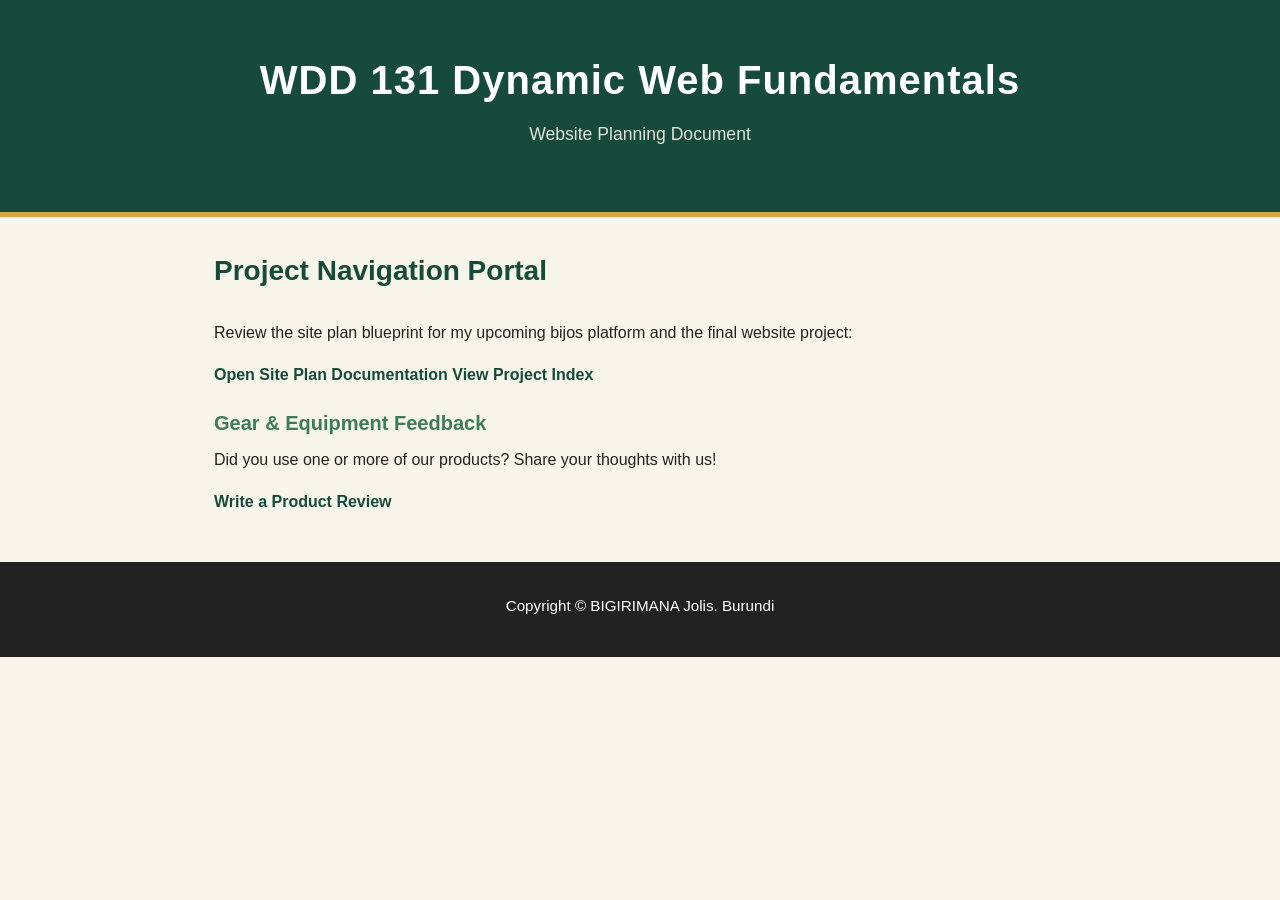
<file: index.html>
<!DOCTYPE html>
<html lang="en">
<head>
    <meta charset="UTF-8">
    <meta name="viewport" content="width=device-width, initial-scale=1.0">
    <title>Bijos - Product Review Portal</title>
    <meta name="description" content="A comprehensive product review of travel experiences, accommodations, and destinations in Burundi.">
    <meta name="author" content="Bigirimana Jolis">
    <link rel="stylesheet" href="project/styles/siteplan.css">
    <script src="project/scripts/siteplan.js" defer></script>
</head>
<body>

    <header class="portal-header">
        <h1>WDD 131 Dynamic Web Fundamentals</h1>
        <p>Website Planning Document</p>
    </header>
    
    <main class="portal-main">
        <div class="portal-card">
            <h2>Project Navigation Portal</h2>
            <p>Review the site plan blueprint for my upcoming bijos platform and the final website project:</p>
            <a href="project/siteplan.html" class="portal-btn">Open Site Plan Documentation</a>
            <a href="project/index.html" class="portal-btn">View Project Index</a>
            <h3>Gear &amp; Equipment Feedback</h3>
            <p>Did you use one or more of our products? Share your thoughts with us!</p>
            <a href="form.html" class="portal-btn">Write a Product Review</a>
        </div>
    </main>

    <footer class="footer">
        <div class="container footer-content">
            <p>Copyright &copy; <span id="currentYear"></span> BIGIRIMANA Jolis. Burundi</p>
        </div>
</body>
</html>
</file>
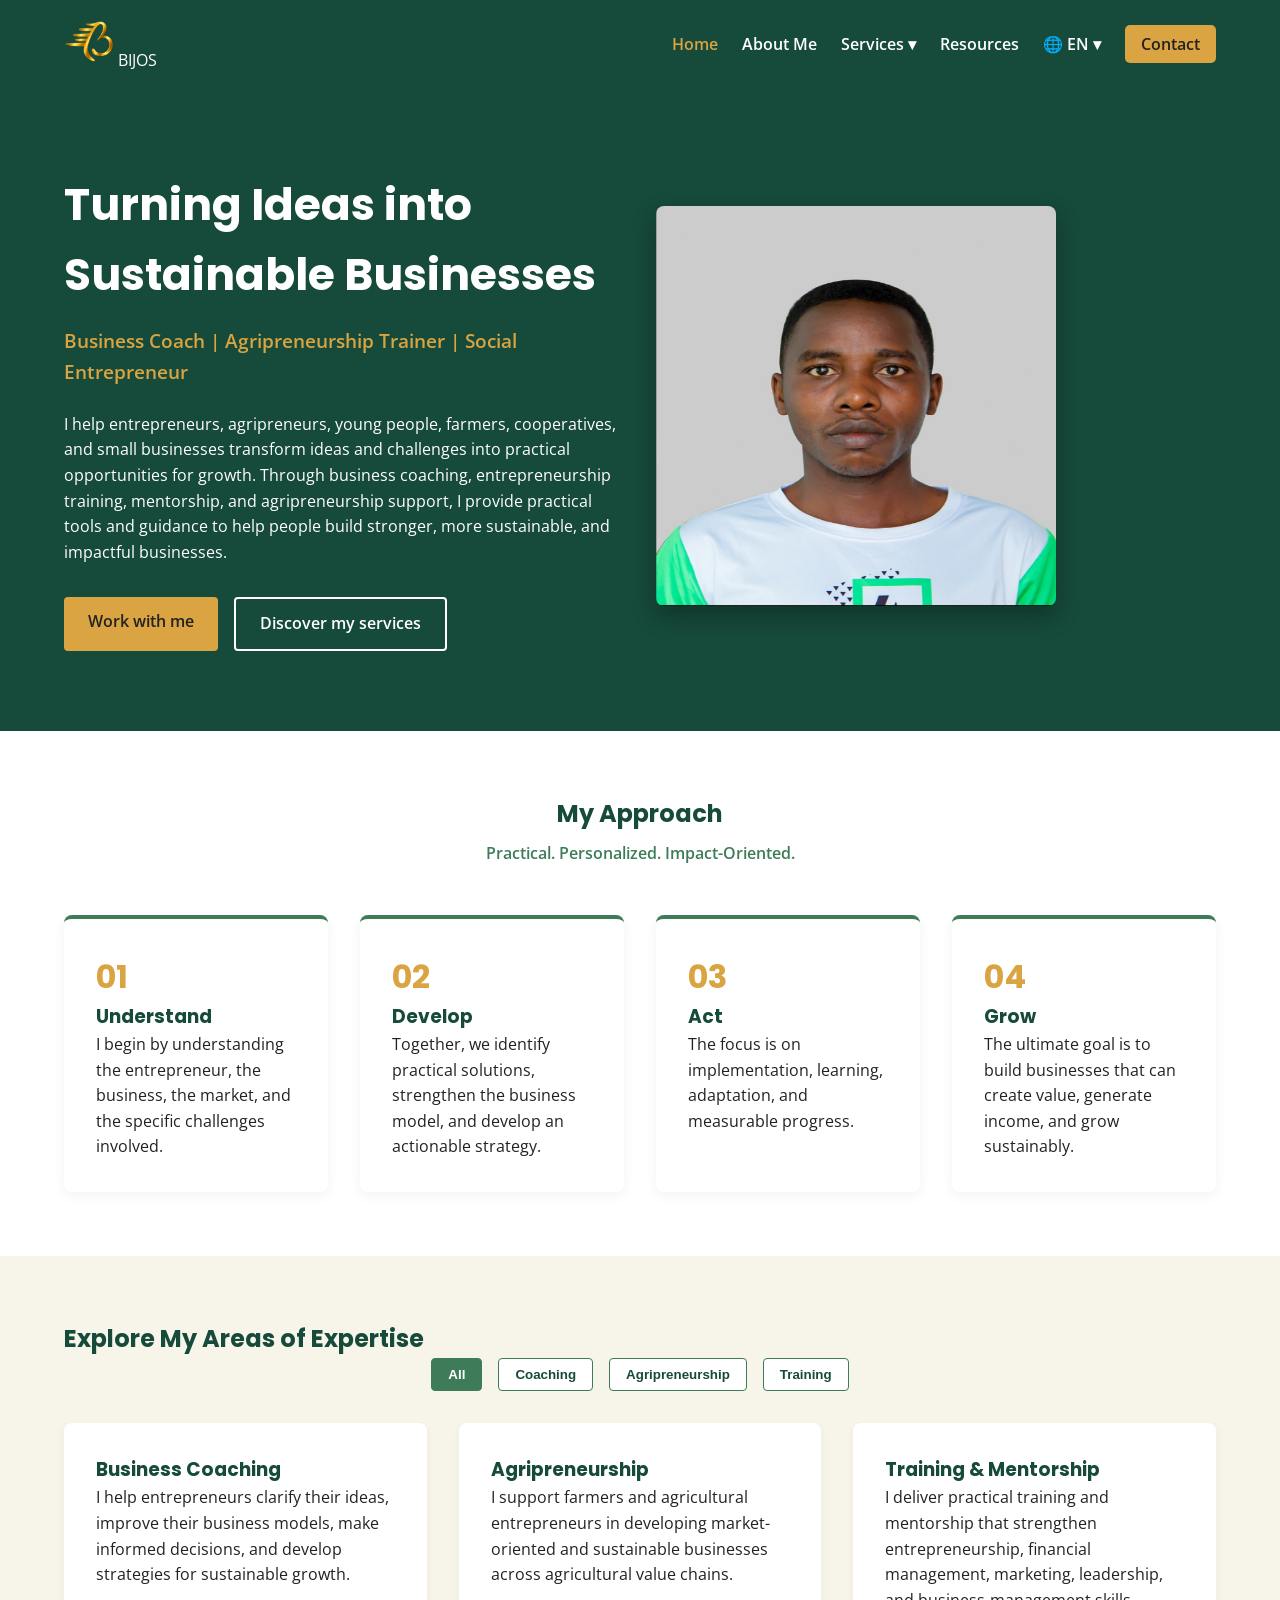
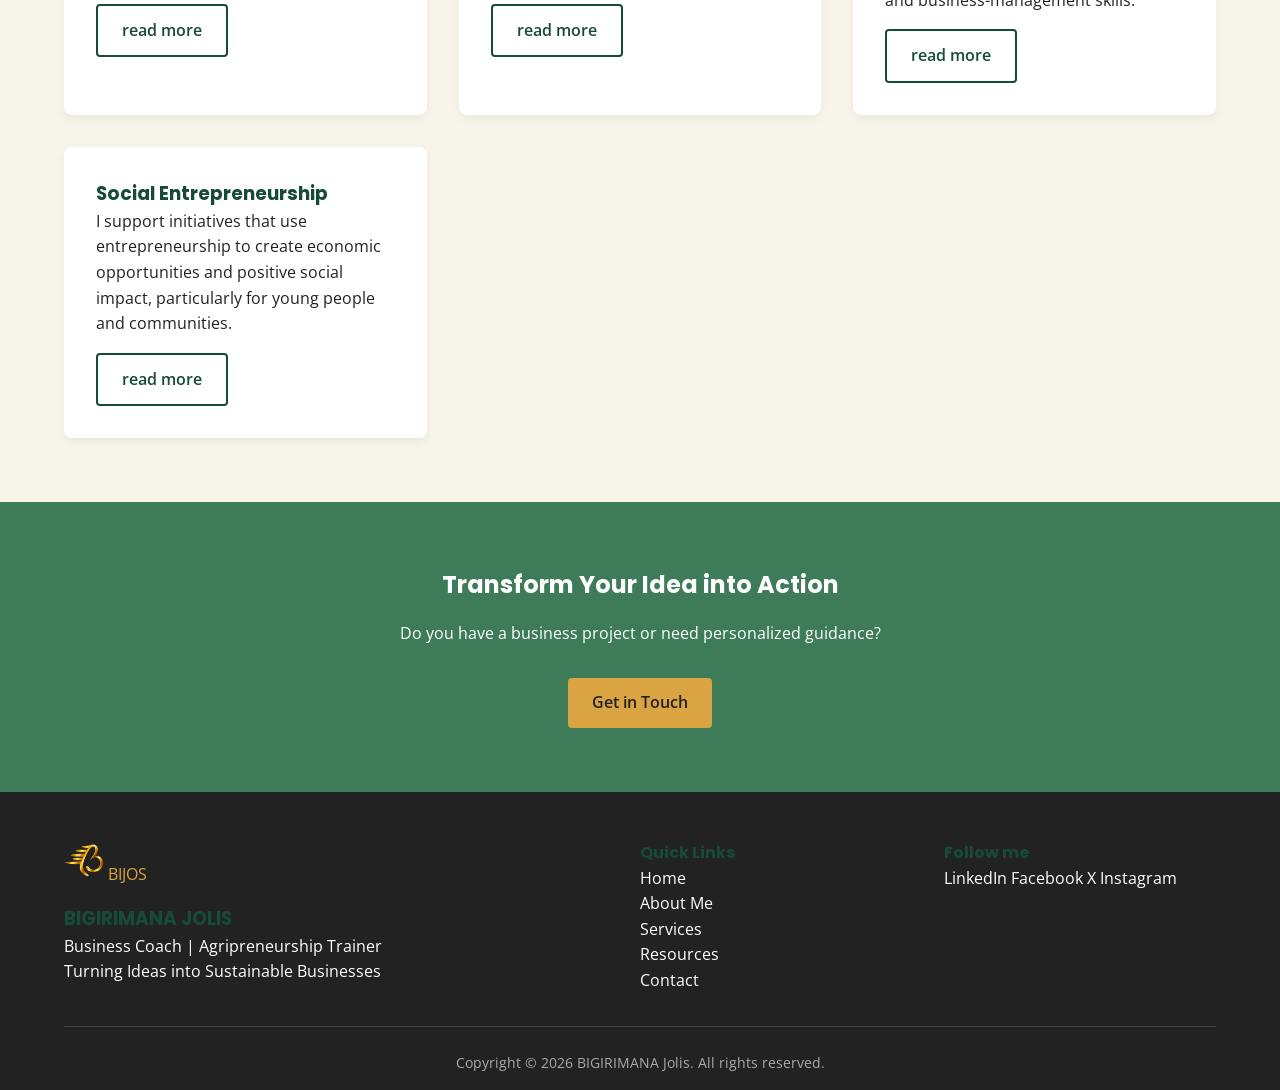
<file: project/index.html>
<!DOCTYPE html>
<html lang="fr">
<head>
    <meta charset="UTF-8">
    <meta name="viewport" content="width=device-width, initial-scale=1.0">
    <title>Jolis BIGIRIMANA | Business Coach & Agripreneurship Trainer</title>
    <link rel="preconnect" href="https://fonts.googleapis.com">
    <link rel="preconnect" href="https://fonts.gstatic.com" crossorigin>
    <link href="https://fonts.googleapis.com/css2?family=Open+Sans:wght@400;600&family=Poppins:wght@600;700&display=swap" rel="stylesheet">
    <link rel="stylesheet" href="styles/home.css">
    <script src="scripts/home.js" defer></script>
</head>
<body>
    <!-- En-tête et Navigation -->
    <header class="site-header">
        <div class="container nav-container">
           <a href="index.html" class="logo-wrapper">
    <img src="images/logo.png" alt="Logo de BIGIRIMANA JOLIS" class="logo-image" loading="lazy" width="50" height="50">
    <span class="logo-text">BIJOS</span>
</a>
            <button class="menu-toggle" id="menuToggle" aria-label="Ouvrir le menu">☰</button>
            <nav class="main-nav" id="mainNav">
                <ul>
                    <li><a href="index.html" class="active">Home</a></li>
                    <li><a href="about.html">About Me</a></li>
                    <li class="dropdown">
                        <a href="resources.html">Services ▾</a>
                        <ul class="dropdown-menu">
                            <li><a href="resources.html#coaching">Business Coach</a></li>
                            <li><a href="resources.html#agripreneurship">Agripreneurship</a></li>
                            <li><a href="resources.html#training">Training & Mentorship</a></li>
                            <li><a href="resources.html#socialentrepreneurship">Social Entrepreneurship</a></li>
                        </ul>
                    </li>
                    <li><a href="resources.html">Resources</a></li>
                    
                    <!-- Language Switcher Dropdown -->
                    <li class="dropdown lang-dropdown">
                        <a href="#" id="currentLang">🌐 EN ▾</a>
                        <ul class="dropdown-menu">
                            <li><a href="#" onclick="changeLanguage('fr'); return false;">Français (FR)</a></li>
                            <li><a href="#" onclick="changeLanguage('en'); return false;">English (EN)</a></li>
                            <li><a href="#" onclick="changeLanguage('rn'); return false;">Kirundi (BI)</a></li>
                        </ul>
                    </li>

                    <li><a href="contact.html" class="btn-nav">Contact</a></li>
                </ul>
            </nav>
        </div>
    </header>

    <main>
        <!-- Section Hero -->
        <section class="hero">
            <div class="container hero-grid">
                <div class="hero-content">
                    <h1>Turning Ideas into Sustainable Businesses</h1>
                    <p class="subtitle">Business Coach | Agripreneurship Trainer | Social Entrepreneur</p>
                    <p>I help entrepreneurs, agripreneurs, young people, farmers, cooperatives, and small businesses transform ideas and challenges into practical opportunities for growth.
                        Through business coaching, entrepreneurship training, mentorship, and agripreneurship support, I provide practical tools and guidance to help people build stronger, more sustainable, and impactful businesses.
                    </p>
                    <div class="hero-buttons">
                        <a href="contact.html" class="btn btn-primary">Work with me</a>
                        <a href="resources.html" class="btn btn-secondary">Discover my services</a>
                    </div>
                </div>
                <div class="hero-image">
                    <img src="images/profile.jpg" alt="BIGIRIMANA JOLIS" loading="lazy" width="400" height="400">
                </div>
            </div>
        </section>

        <!-- Section Approche -->
        <section class="approach section-padding">
            <div class="container">
                <h2>My Approach</h2>
                <p class="section-intro">Practical. Personalized. Impact-Oriented.</p>
                <div class="approach-grid">
                    <div class="approach-card">
                        <span class="step-num">01</span>
                        <h3>Understand</h3>
                        <p>I begin by understanding the entrepreneur, the business, the market, and the specific challenges involved.</p>
                    </div>
                    <div class="approach-card">
                        <span class="step-num">02</span>
                        <h3>Develop</h3>
                        <p>Together, we identify practical solutions, strengthen the business model, and develop an actionable strategy.</p>
                    </div>
                    <div class="approach-card">
                        <span class="step-num">03</span>
                        <h3>Act</h3>
                        <p>The focus is on implementation, learning, adaptation, and measurable progress.</p>
                    </div>
                    <div class="approach-card">
                        <span class="step-num">04</span>
                        <h3>Grow</h3>
                        <p>The ultimate goal is to build businesses that can create value, generate income, and grow sustainably.</p>
                    </div>
                </div>
            </div>
        </section>

        <!-- Section Dynamique : Filtrage des Services par Intérêt -->
        <section class="dynamic-services section-padding bg-cream">
            <div class="container">
                <h2>Explore My Areas of Expertise</h2>
                <div class="filter-buttons">
                    <button class="filter-btn active" data-filter="all">All</button>
                    <button class="filter-btn" data-filter="coaching">Coaching</button>
                    <button class="filter-btn" data-filter="agri">Agripreneurship</button>
                    <button class="filter-btn" data-filter="training">Training</button>
                </div>
                <div class="services-container" id="servicesContainer">
                    <!-- Généré dynamiquement par JavaScript -->
                </div>
            </div>
        </section>

        <!-- Section Appel à l'action (CTA) -->
        <section class="cta-section">
            <div class="container text-center">
                <h2>Transform Your Idea into Action</h2>
                <p>Do you have a business project or need personalized guidance?</p>
                <a href="contact.html" class="btn btn-primary">Get in Touch</a>
            </div>
        </section>
    </main>

    <!-- Pied de page -->
    <footer class="site-footer">
        <div class="container">
            <div class="footer-grid">
                <div>
                    <div class="logo-wrapper" style="margin-bottom: 1rem;">
                        <img src="images/logo.png" alt="Logo de BIGIRIMANA JOLIS" class="logo-image" loading="lazy" width="40" height="40">
                        <span class="logo-text" style="color: var(--golden-yellow);">BIJOS</span>
                    </div>
                <h3>BIGIRIMANA JOLIS</h3>
                <p>Business Coach | Agripreneurship Trainer</p>
                <p>Turning Ideas into Sustainable Businesses</p>
            </div>
            <div>
                <h4>Quick Links</h4>
                <ul>
                    <li><a href="home.html">Home</a></li>
                    <li><a href="about.html">About Me</a></li>
                    <li><a href="resources.html">Services</a></li>
                    <li><a href="resources.html">Resources</a></li>
                    <li><a href="contact.html">Contact</a></li>
                </ul>
            </div>
            <div>
                <h4>Follow me</h4>
                <div class="social-links">
                    <a href="https://www.linkedin.com/in/bigirimana-jolis-ab3b3618b" target="_blank" rel="noopener">LinkedIn</a>
                    <a href="https://www.facebook.com/jolisbigirimana" target="_blank" rel="noopener">Facebook</a>
                    <a href="#" target="_blank" rel="noopener">X</a>
                    <a href="#" target="_blank" rel="noopener">Instagram</a>
                </div>
            </div>
        </div>
        <div class="footer-bottom">
            <p>Copyright &copy; 2026 BIGIRIMANA Jolis. All rights reserved.</p>
        </div>
    </footer>
</body>
</html>
</file>
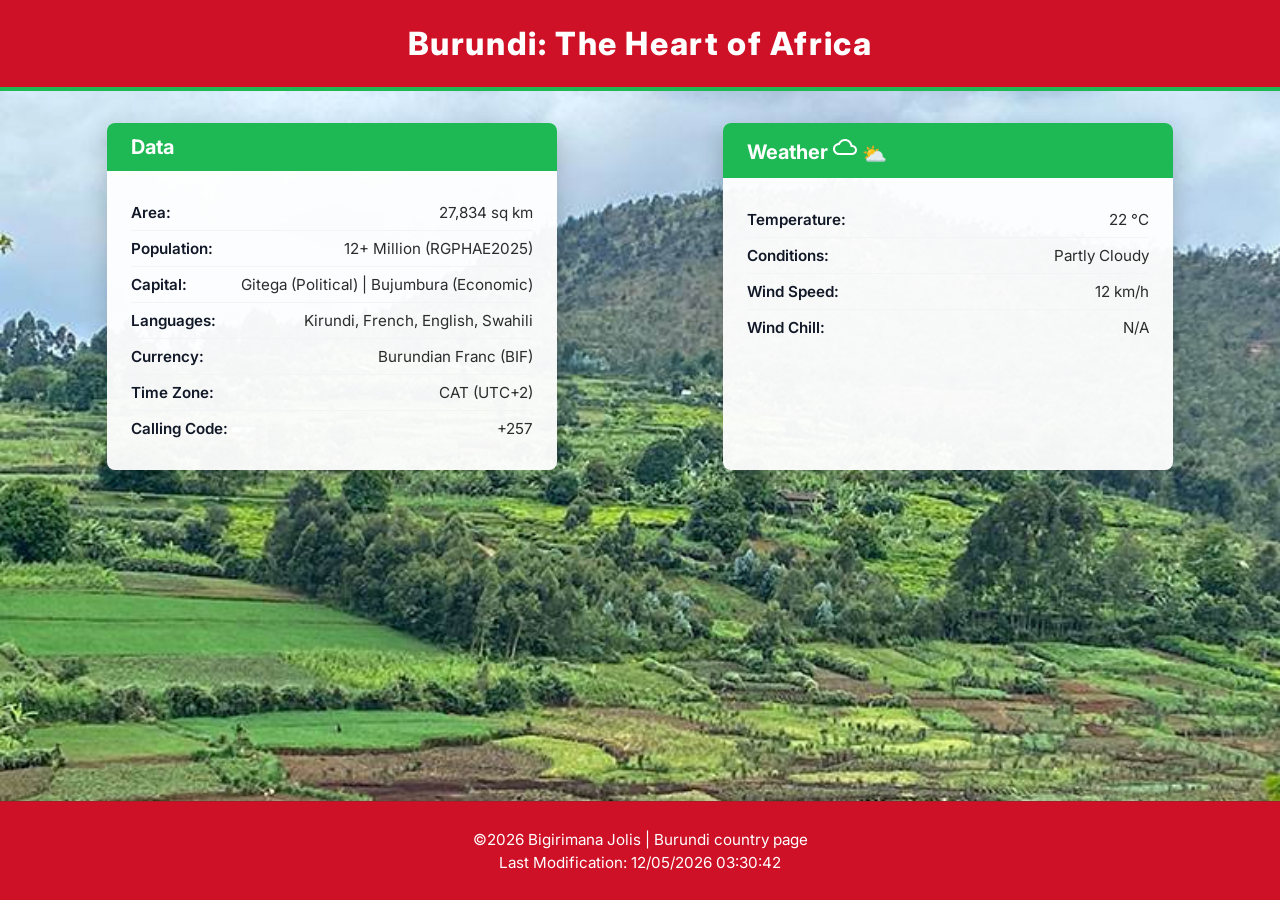
<file: country.html>
<!DOCTYPE html>
<html lang="en">
<head>
    <meta charset="UTF-8">
    <meta name="viewport" content="width=device-width, initial-scale=1.0">
    <title>Burundi - Heart of Africa | WDD 131 Place Page</title>
    <meta name="description" content="Explore Burundi, the Heart of Africa. Learn about its geography, population, capital, languages, currency, and current weather conditions.">
    <meta name="author" content="Bigirimana Jolis">
    
    <!-- Google Fonts Preconnect Links -->
    <link rel="preconnect" href="https://fonts.googleapis.com">
    <link rel="preconnect" href="https://fonts.gstatic.com" crossorigin>
    <link href="https://fonts.googleapis.com/css2?family=Inter:wght@300;400;500;600;700&display=swap" rel="stylesheet">
    
    <!-- Custom External CSS -->
    <link rel="stylesheet" href="styles/country.css">
    
    <!-- External JavaScript -->
    <script src="scripts/country.js" defer></script>
</head>
<body>

    <header>
        <h1>Burundi: The Heart of Africa</h1>
    </header>

    <main>
        <!-- Background Hero Image in WebP format -->
        <div class="hero">
            <img srcset="images/burundi.webp" alt="Scenic landscape of Burundi featuring rolling hills and nature" width="1200" height="800">
        </div>

        <!-- Content Overlay Container -->
        <div class="container">
            
            <!-- Data Card -->
            <section class="card">
                <h2>Data</h2>
                <div class="card-content">
                    <div class="data-row">
                        <strong>Area:</strong>
                        <span>27,834 sq km</span>
                    </div>
                    <div class="data-row">
                        <strong>Population:</strong>
                        <span>12+ Million (RGPHAE2025)</span>
                    </div>
                    <div class="data-row">
                        <strong>Capital:</strong>
                        <span>Gitega (Political) | Bujumbura (Economic)</span>
                    </div>
                    <div class="data-row">
                        <strong>Languages:</strong>
                        <span>Kirundi, French, English, Swahili</span>
                    </div>
                    <div class="data-row">
                        <strong>Currency:</strong>
                        <span>Burundian Franc (BIF)</span>
                    </div>
                    <div class="data-row">
                        <strong>Time Zone:</strong>
                        <span>CAT (UTC+2)</span>
                    </div>
                    <div class="data-row">
                        <strong>Calling Code:</strong>
                        <span>+257</span>
                    </div>
                </div>
            </section>

            <!-- Weather Card -->
            <section class="card">
                <!-- Weather heading styled with pseudo-element in wide view -->
                <h2 class="weather-heading">
                    Weather 
                    <!-- SVG Weather Icon for compliance -->
                    <svg class="weather-icon" xmlns="http://www.w3.org/2000/svg" viewBox="0 0 24 24" width="24" height="24" fill="currentColor">
                        <path d="M19.35 10.04C18.67 6.59 15.64 4 12 4 9.11 4 6.6 5.64 5.35 8.04 2.34 8.36 0 10.91 0 14c0 3.31 2.69 6 6 6h13c2.76 0 5-2.24 5-5 0-2.64-2.05-4.78-4.65-4.96zM19 18H6c-2.21 0-4-1.79-4-4 0-2.05 1.53-3.76 3.56-3.97l1.07-.11.5-.95C8.08 7.14 9.94 6 12 6c2.62 0 4.88 1.86 5.39 4.43l.3 1.5 1.53.11c1.56.1 2.78 1.41 2.78 2.96 0 1.65-1.35 3-3 3z"/>
                    </svg>
                </h2>
                <div class="card-content">
                    <div class="data-row">
                        <strong>Temperature:</strong>
                        <span id="temp-value">22 °C</span>
                    </div>
                    <div class="data-row">
                        <strong>Conditions:</strong>
                        <span id="conditions-value">Partly Cloudy</span>
                    </div>
                    <div class="data-row">
                        <strong>Wind Speed:</strong>
                        <span id="wind-value">12 km/h</span>
                    </div>
                    <div class="data-row">
                        <strong>Wind Chill:</strong>
                        <span id="windchill-value">N/A</span>
                    </div>
                </div>
            </section>

        </div>
    </main>

    <footer>
        <p>&copy;<span id="current-year"></span> Bigirimana Jolis | Burundi country page</p>
        <p>Last Modification: <span id="last-modified"></span></p>
    </footer>

</body>
</html>
</file>
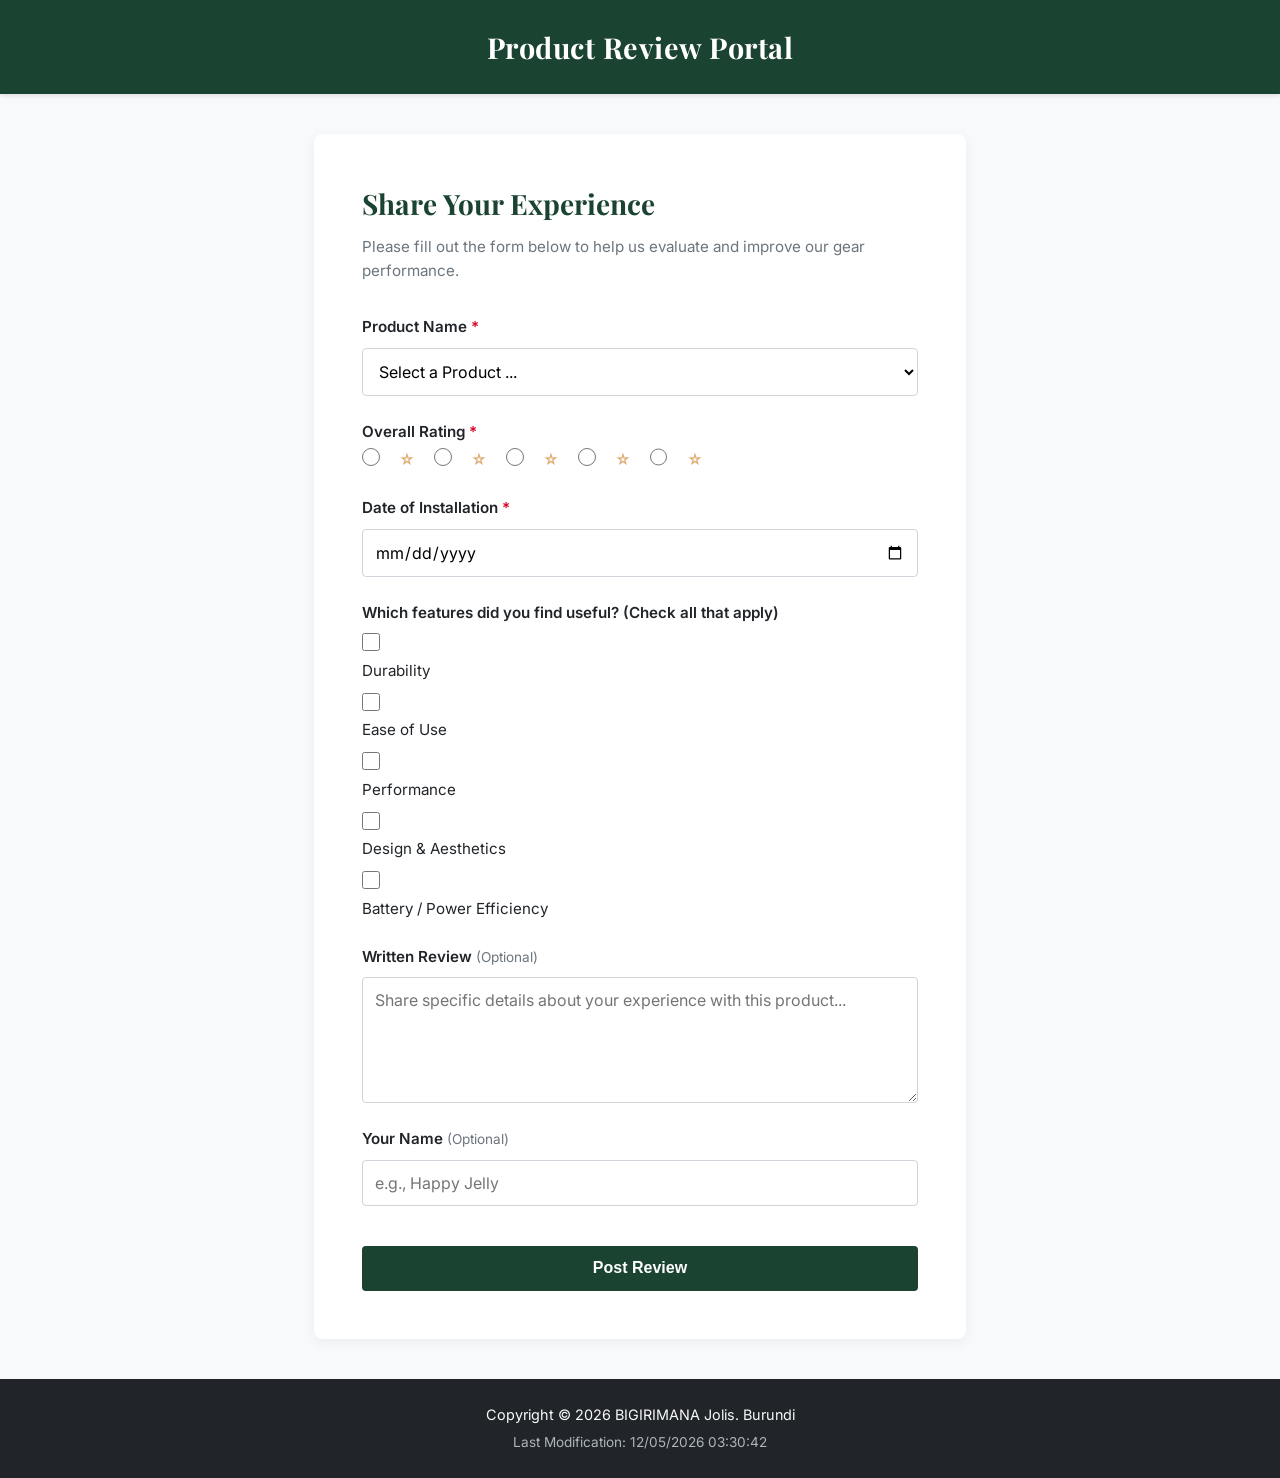
<file: form.html>
<!DOCTYPE html>
<html lang="en">
<head>
    <meta charset="UTF-8">
    <meta name="viewport" content="width=device-width, initial-scale=1.0">
    <title>Product Review Form - Wild Horizon Expeditions</title>
    <meta name="description" content="Product review form for submitting feedback on specialized gear and equipment.">
    <meta name="author" content="BIGIRIMANA Jolis">
    <!-- Google Fonts -->
    <link rel="preconnect" href="https://fonts.googleapis.com">
    <link rel="preconnect" href="https://fonts.gstatic.com" crossorigin>
    <link href="https://fonts.googleapis.com/css2?family=Inter:wght@400;500;600;700&family=Playfair+Display:wght@700&display=swap" rel="stylesheet">
    <!-- CSS Stylesheet -->
    <link rel="stylesheet" href="styles/form.css">
    <!-- JavaScript file (deferred) -->
    <script src="scripts/form.js" defer></script>
</head>
<body>
    <header class="header">
        <div class="container">
            <h1 class="logo">Product Review Portal</h1>
        </div>
    </header>

    <main class="main container">
        <section class="form-section">
            <h2>Share Your Experience</h2>
            <p class="form-intro">Please fill out the form below to help us evaluate and improve our gear performance.</p>

            <form method="get" action="review.html" class="review-form">
                
                <!-- Product Name -->
                <div class="form-group">
                    <label for="productName">Product Name <span class="required">*</span></label>
                    <select id="productName" name="productName" required>
                        <option value="" disabled selected>Select a Product ...</option>
                        <!-- Dynamically populated via JavaScript -->
                    </select>
                </div>

                <!-- Overall Rating -->
                <fieldset class="form-group rating-group">
                    <legend>Overall Rating <span class="required">*</span></legend>
                    <div class="stars">
                        <input type="radio" name="rating" id="star1" value="1" required>
                        <label for="star1" title="1 star">&#9734;</label>

                        <input type="radio" name="rating" id="star2" value="2" required>
                        <label for="star2" title="2 stars">&#9734;</label>

                        <input type="radio" name="rating" id="star3" value="3" required>
                        <label for="star3" title="3 stars">&#9734;</label>

                        <input type="radio" name="rating" id="star4" value="4" required>
                        <label for="star4" title="4 stars">&#9734;</label>

                        <input type="radio" name="rating" id="star5" value="5" required>
                        <label for="star5" title="5 stars">&#9734;</label>
                    </div>
                </fieldset>

                <!-- Date of Installation -->
                <div class="form-group">
                    <label for="installDate">Date of Installation <span class="required">*</span></label>
                    <input type="date" id="installDate" name="installDate" required>
                </div>

                <!-- Useful Features -->
                <fieldset class="form-group checkbox-group">
                    <legend>Which features did you find useful? (Check all that apply)</legend>
                    <div class="checkbox-options">
                        <div>
                            <input type="checkbox" name="features" id="feature1" value="durability">
                            <label for="feature1">Durability</label>
                        </div>
                        <div>
                            <input type="checkbox" name="features" id="feature2" value="easeOfUse">
                            <label for="feature2">Ease of Use</label>
                        </div>
                        <div>
                            <input type="checkbox" name="features" id="feature3" value="performance">
                            <label for="feature3">Performance</label>
                        </div>
                        <div>
                            <input type="checkbox" name="features" id="feature4" value="design">
                            <label for="feature4">Design & Aesthetics</label>
                        </div>
                        <div>
                            <input type="checkbox" name="features" id="feature5" value="batteryLife">
                            <label for="feature5">Battery / Power Efficiency</label>
                        </div>
                    </div>
                </fieldset>

                <!-- Written Review -->
                <div class="form-group">
                    <label for="writtenReview">Written Review <span class="optional">(Optional)</span></label>
                    <textarea id="writtenReview" name="writtenReview" rows="5" placeholder="Share specific details about your experience with this product..."></textarea>
                </div>

                <!-- User Name -->
                <div class="form-group">
                    <label for="userName">Your Name <span class="optional">(Optional)</span></label>
                    <input type="text" id="userName" name="userName" placeholder="e.g., Happy Jelly">
                </div>

                <!-- Submit Button -->
                <div class="form-actions">
                    <input type="submit" value="Post Review" class="submit-btn">
                </div>

            </form>
        </section>
    </main>

    <footer class="footer">
        <div class="container footer-content">
            <p>Copyright &copy; <span id="currentYear"></span> BIGIRIMANA Jolis. Burundi</p>
            <p class="footer-note">Last Modification: <span id="lastModified"></span></p>
        </div>
    </footer>
</body>
</html>
</file>
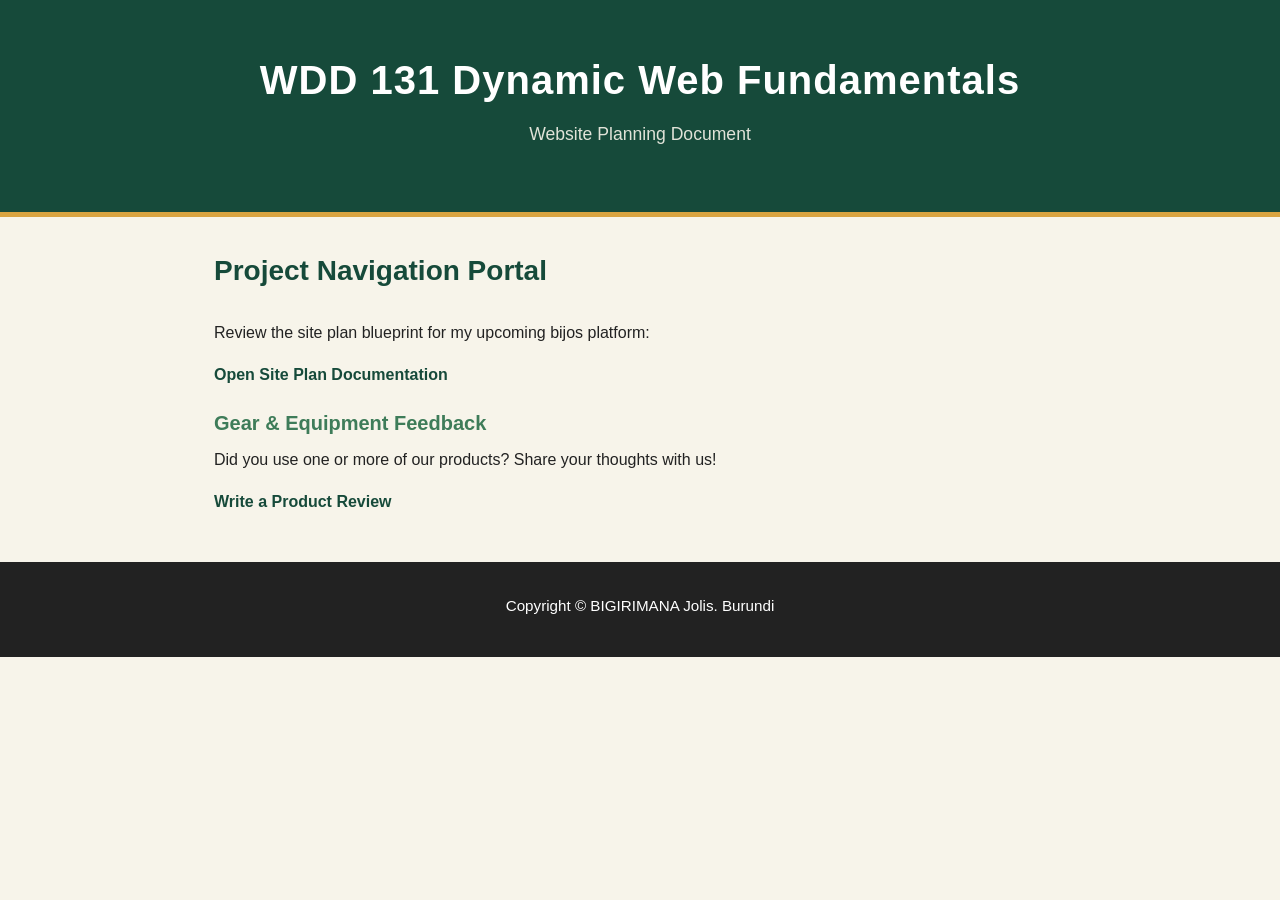
<file: index_project.html>
<!DOCTYPE html>
<html lang="en">
<head>
    <meta charset="UTF-8">
    <meta name="viewport" content="width=device-width, initial-scale=1.0">
    <title>Bijos - Product Review Portal</title>
    <meta name="description" content="A comprehensive product review of travel experiences, accommodations, and destinations in Burundi.">
    <meta name="author" content="BIGIRIMANA Jolis">
    <link rel="stylesheet" href="project/styles/siteplan.css">
    <script src="project/scripts/siteplan.js" defer></script>
</head>
<body>

    <header class="portal-header">
        <h1>WDD 131 Dynamic Web Fundamentals</h1>
        <p>Website Planning Document</p>
    </header>
    
    <main class="portal-main">
        <div class="portal-card">
            <h2>Project Navigation Portal</h2>
            <p>Review the site plan blueprint for my upcoming bijos platform:</p>
            <a href="project/siteplan.html" class="portal-btn">Open Site Plan Documentation</a>
            <h3>Gear &amp; Equipment Feedback</h3>
            <p>Did you use one or more of our products? Share your thoughts with us!</p>
            <a href="form.html" class="portal-btn">Write a Product Review</a>
        </div>
    </main>

    <footer class="footer">
        <div class="container footer-content">
            <p>Copyright &copy; <span id="currentYear"></span> BIGIRIMANA Jolis. Burundi</p>
        </div>
</body>
</html>
</file>
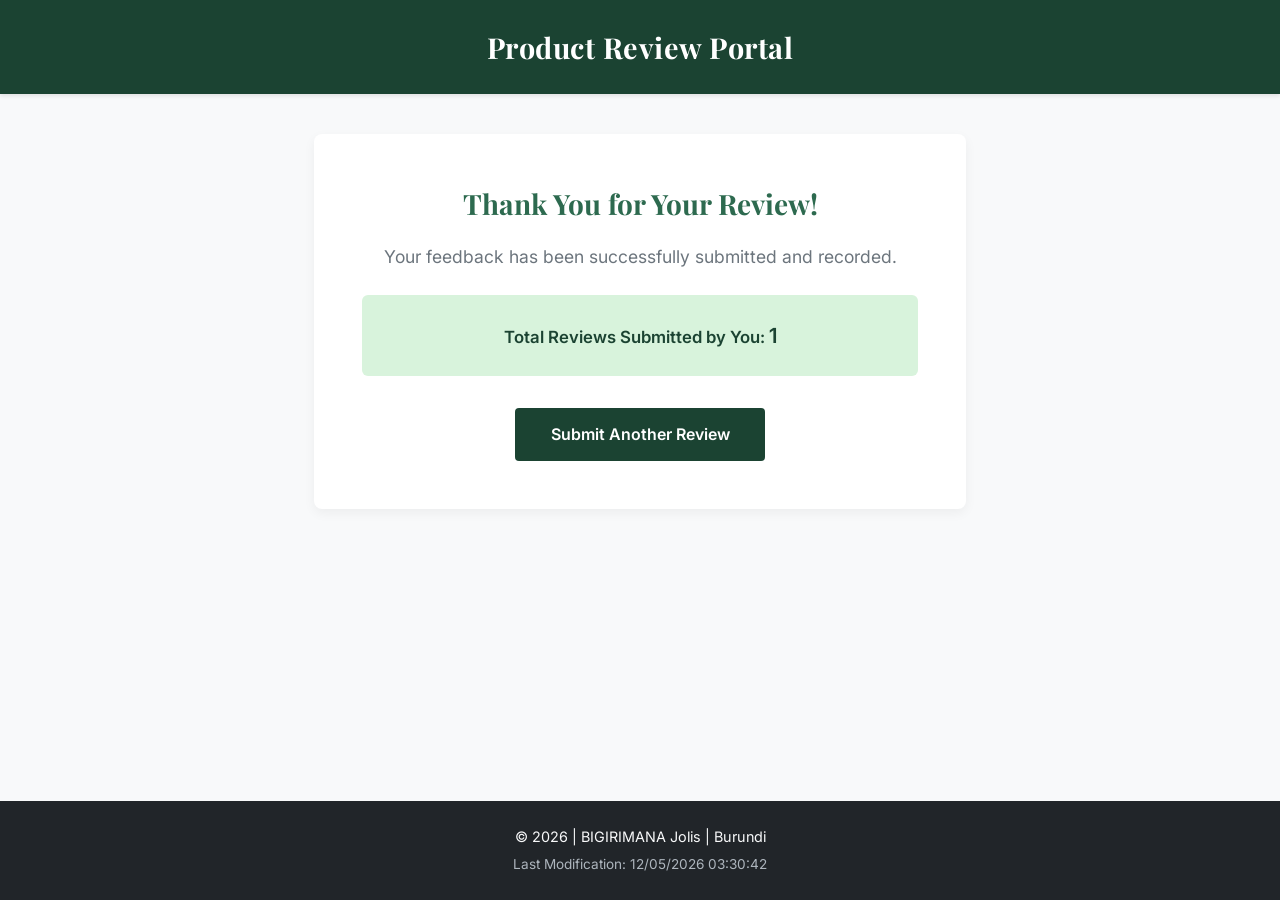
<file: review.html>
<!DOCTYPE html>
<html lang="en">
<head>
    <meta charset="UTF-8">
    <meta name="viewport" content="width=device-width, initial-scale=1.0">
    <title>Review Confirmation - Wild Horizon Expeditions</title>
    <meta name="description" content="Confirmation page acknowledging successful submission of your product review.">
    <meta name="author" content="BIGIRIMANA Jolis">
    <!-- Google Fonts -->
    <link rel="preconnect" href="https://fonts.googleapis.com">
    <link rel="preconnect" href="https://fonts.gstatic.com" crossorigin>
    <link href="https://fonts.googleapis.com/css2?family=Inter:wght@400;500;600;700&family=Playfair+Display:wght@700&display=swap" rel="stylesheet">
    <!-- CSS Stylesheet -->
    <link rel="stylesheet" href="styles/form.css">
    <!-- Inline or dedicated script to increment localStorage counter -->
    <script>
        document.addEventListener("DOMContentLoaded", () => {
            // Retrieve current review count from localStorage, default to 0 if not set
            let reviewCount = Number(localStorage.getItem("reviewCount-ls")) || 0;
            
            // Increment by 1
            reviewCount++;
            
            // Store back into localStorage
            localStorage.setItem("reviewCount-ls", reviewCount);

            // Display the review count on the page if an element exists
            const counterDisplay = document.getElementById("reviewCountDisplay");
            if (counterDisplay) {
                counterDisplay.textContent = reviewCount;
            }

            // Footer dynamic info
            document.getElementById("currentYear").textContent = new Date().getFullYear();
            document.getElementById("lastModified").textContent = document.lastModified;
        });
    </script>
</head>
<body>
    <header class="header">
        <div class="container">
            <h1 class="logo">Product Review Portal</h1>
        </div>
    </header>

    <main class="main container">
        <section class="form-section" style="text-align: center;">
            <h2 style="color: #2d6a4f; margin-bottom: 1rem;">Thank You for Your Review!</h2>
            <p class="form-intro" style="font-size: 1.1rem; margin-bottom: 1.5rem;">
                Your feedback has been successfully submitted and recorded.
            </p>
            <div style="background-color: var(--accent-color); padding: 1.5rem; border-radius: 6px; margin-bottom: 2rem;">
                <p style="font-size: 1.05rem; font-weight: 600; color: var(--primary-color);">
                    Total Reviews Submitted by You: <span id="reviewCountDisplay" style="font-size: 1.3rem;">1</span>
                </p>
            </div>
            <a href="form.html" class="submit-btn" style="display: inline-block; text-decoration: none; max-width: 250px;">Submit Another Review</a>
        </section>
    </main>

    <footer class="footer">
        <div class="container footer-content">
            <p>&copy; <span id="currentYear"></span> | BIGIRIMANA Jolis | Burundi</p>
            <p class="footer-note">Last Modification: <span id="lastModified"></span></p>
        </div>
    </footer>
</body>
</html>
</file>
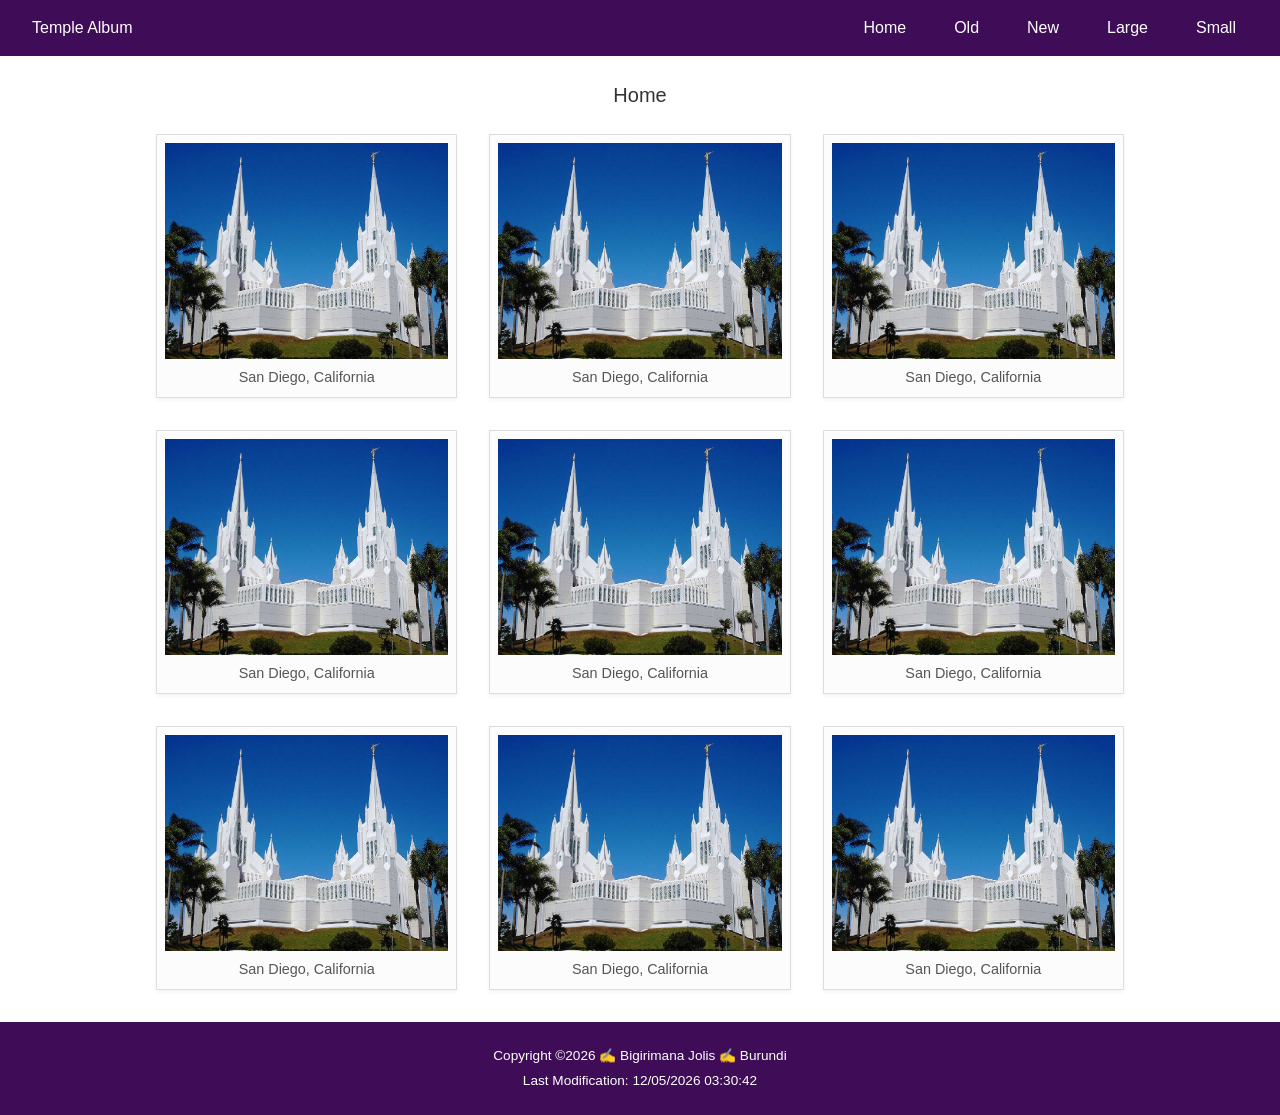
<file: temples.html>
<!DOCTYPE html>
<html lang="en">
<head>
    <meta charset="UTF-8">
    <meta name="viewport" content="width=device-width, initial-scale=1.0">
    <title>Temple Album</title>
    <meta name="description" content="A collection of images and information about Latter-day Saint temples around the world.">
    <meta name="author" content="BIGIRIMANA Jolis">
    
    <!-- Google Fonts Links -->
    <link rel="preconnect" href="https://fonts.googleapis.com">
    <link rel="preconnect" href="https://fonts.gstatic.com" crossorigin>
    <link href="https://fonts.googleapis.com/css2?family=Roboto:wght@400;700&display=swap" rel="stylesheet">

    <!-- CSS Links -->
    <link rel="stylesheet" href="styles/temples.css">
    <link rel="stylesheet" href="styles/temples-large.css" media="screen and (min-width: 768px)">
    
    <!-- JavaScript Link -->
    <script src="scripts/temples.js" defer></script>
</head>
<body>
    <header>
        <span>Temple Album</span>
        <a id="menu" href="#" aria-label="Open Navigation Menu"></a>
        <nav>
            <ul class="navigation">
                <li><a href="#">Home</a></li>
                <li><a href="#">Old</a></li>
                <li><a href="#">New</a></li>
                <li><a href="#">Large</a></li>
                <li><a href="#">Small</a></li>
            </ul>
        </nav>
    </header>

    <main>
        <h1>Home</h1>
        
        <!-- Gallery wrapper added to support CSS Grid layout -->
        <div class="gallery">
            <figure>
                <img src="images/temple.jpg" alt="San Diego California Temple" width="300" height="200">
                <figcaption>San Diego, California</figcaption>
            </figure>

            <figure>
                <img src="images/temple2.jpg" alt="San Diego California Temple" width="300" height="200">
                <figcaption>San Diego, California</figcaption>
            </figure>

            <figure>
                <img src="images/temple3.jpg" alt="San Diego California Temple" width="300" height="200">
                <figcaption>San Diego, California</figcaption>
            </figure>

            <figure>
                <img src="images/temple4.jpg" alt="San Diego California Temple" width="300" height="200">
                <figcaption>San Diego, California</figcaption>
            </figure>

            <figure>
                <img src="images/temple5.jpg" alt="San Diego California Temple" width="300" height="200">
                <figcaption>San Diego, California</figcaption>
            </figure>

            <figure>
                <img src="images/temple6.jpg" alt="San Diego California Temple" width="300" height="200">
                <figcaption>San Diego, California</figcaption>
            </figure>

            <figure>
                <img src="images/temple7.jpg" alt="San Diego California Temple" width="300" height="200">
                <figcaption>San Diego, California</figcaption>
            </figure>

            <figure>
                <img src="images/temple8.jpg" alt="San Diego California Temple" width="300" height="200">
                <figcaption>San Diego, California</figcaption>
            </figure>

            <figure>
                <img src="images/temple9.jpg" alt="San Diego California Temple" width="300" height="200">
                <figcaption>San Diego, California</figcaption>
            </figure>
        </div>
    </main>

    <footer>
        <p>Copyright &copy;<span id="currentyear"></span> ✍️ Bigirimana Jolis ✍️ Burundi</p>
        <p id="lastModified"></p>
    </footer>
</body>
</html>
</file>
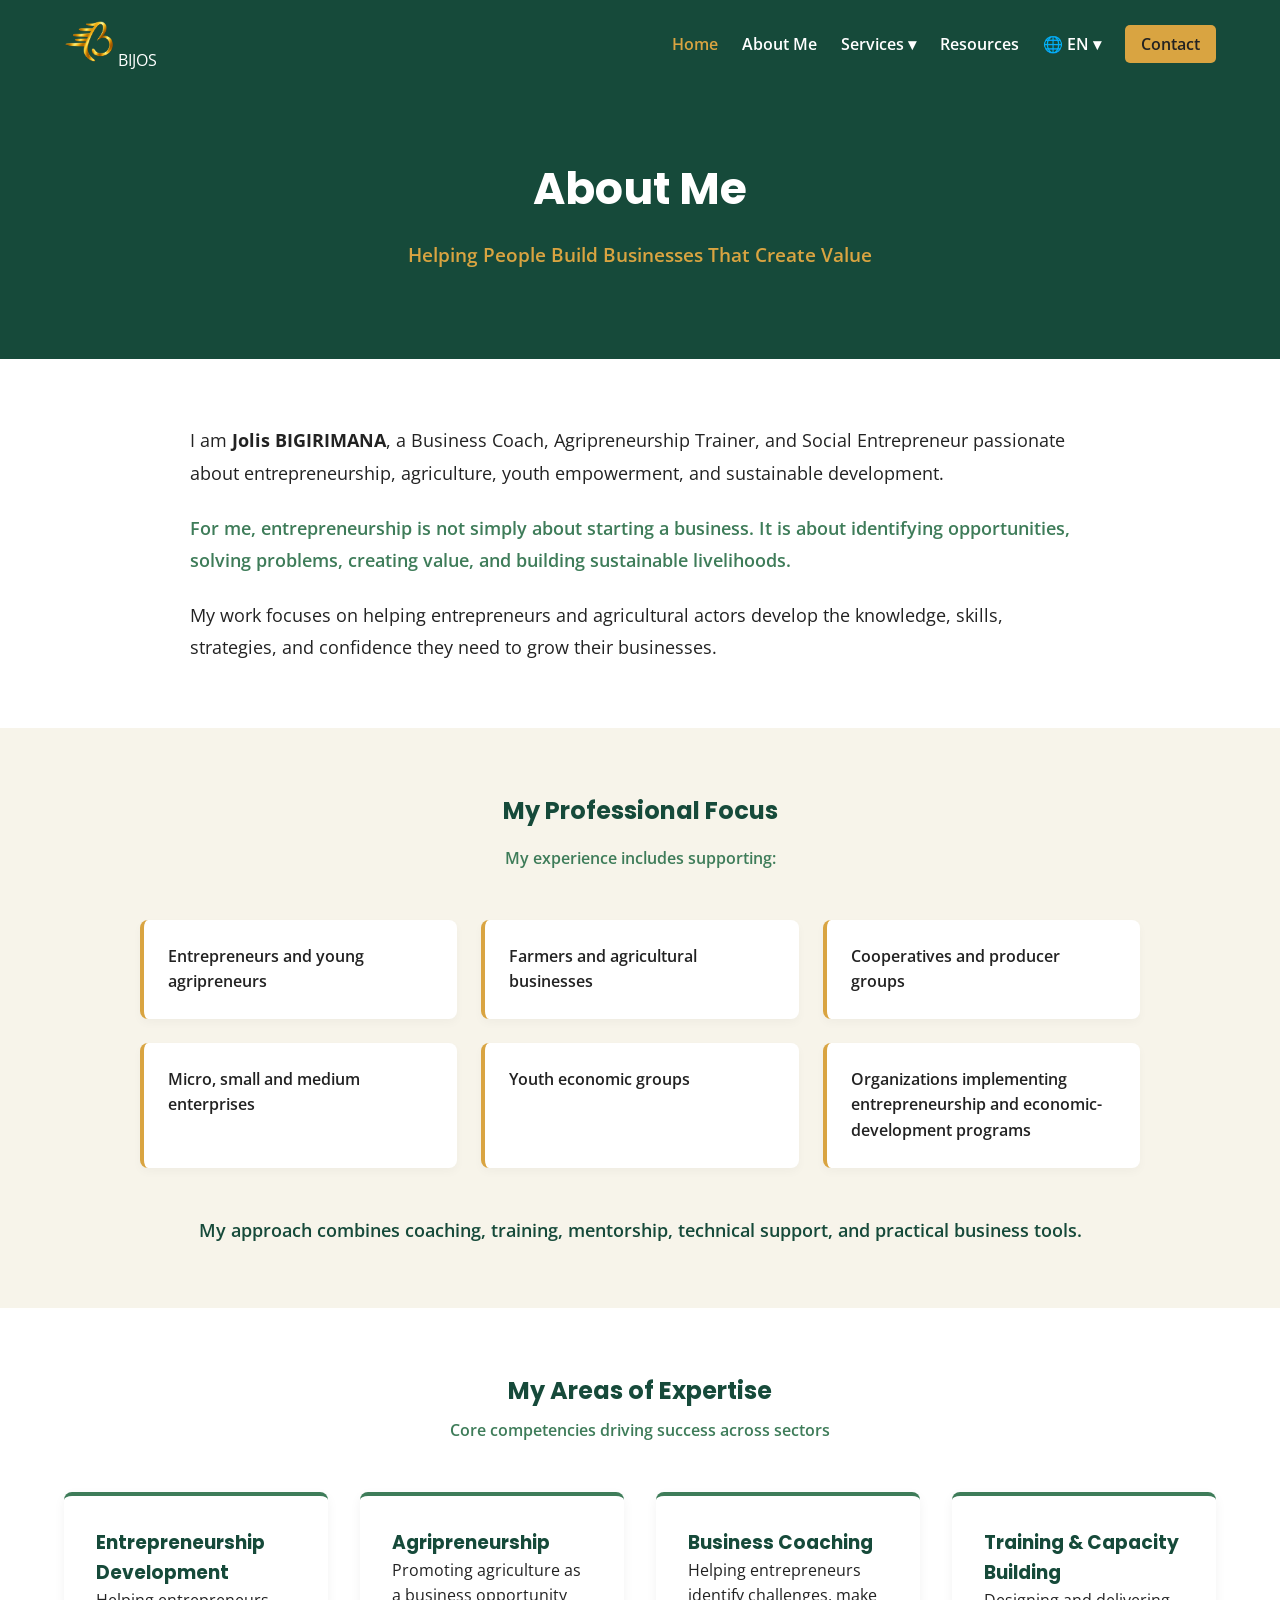
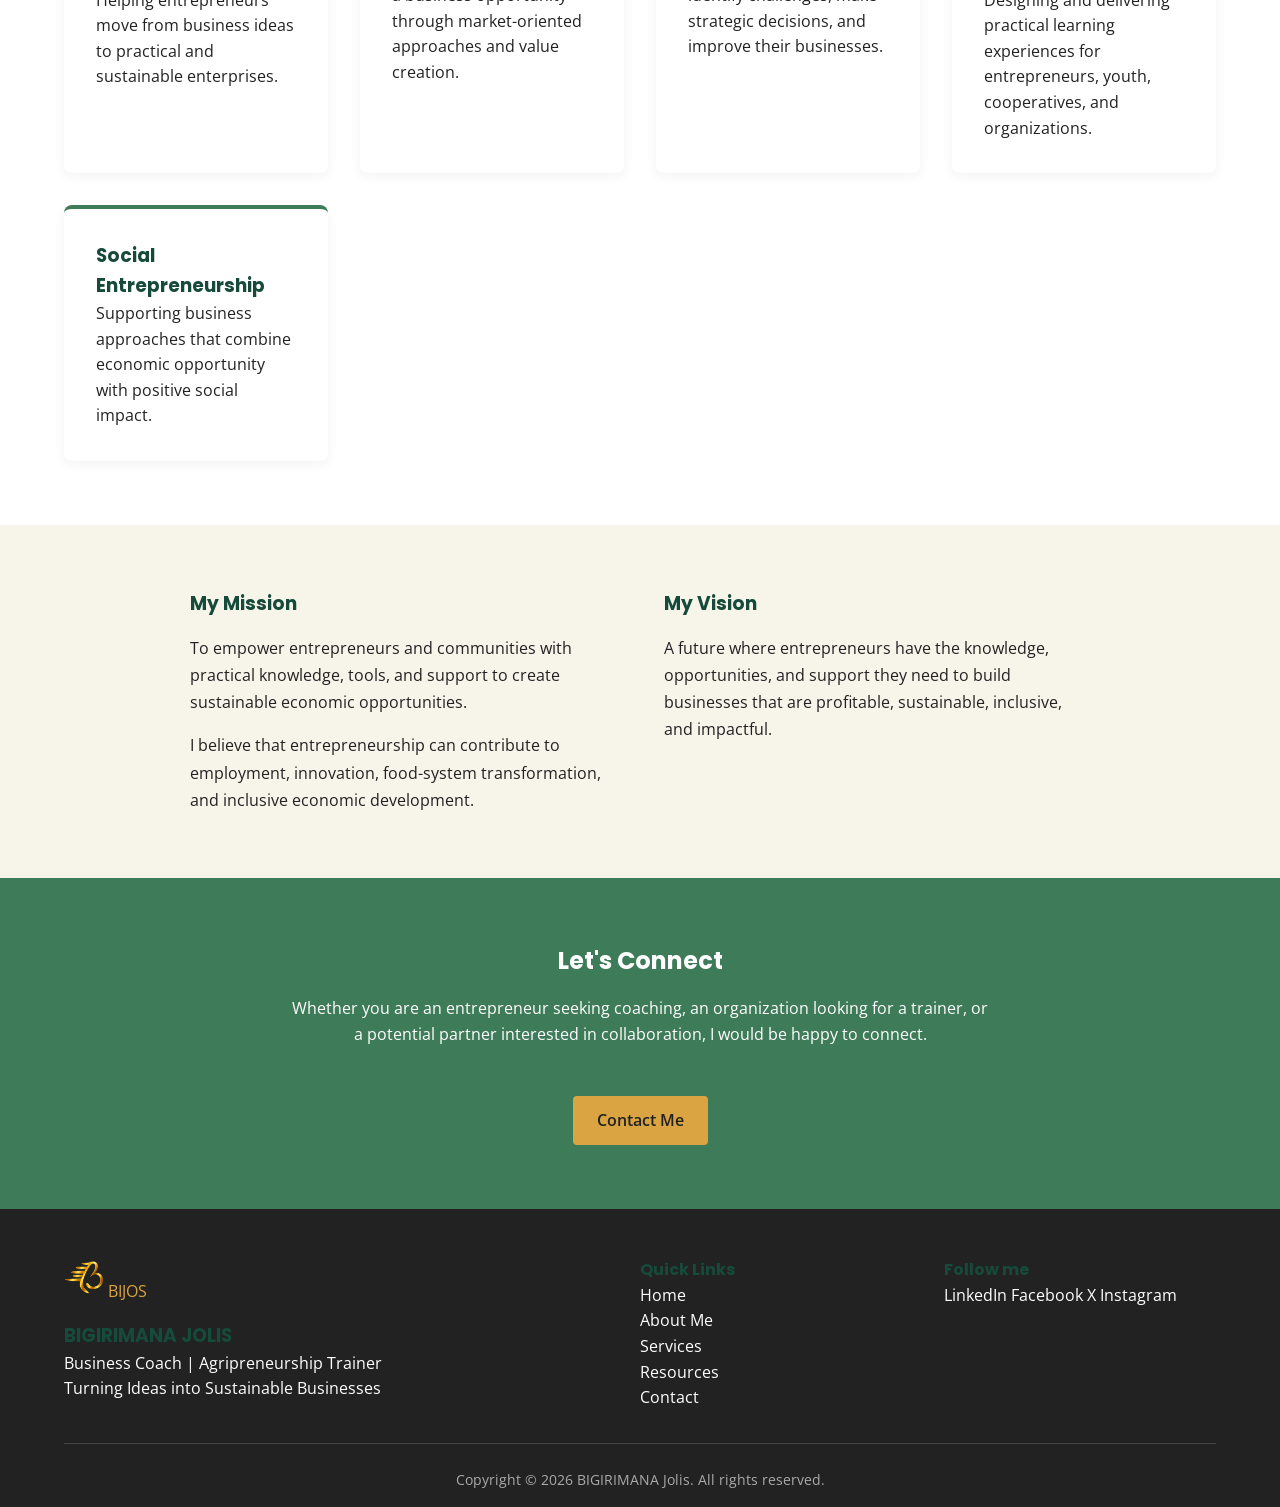
<file: project/about.html>
<!DOCTYPE html>
<html lang="fr">
<head>
    <meta charset="UTF-8">
    <meta name="viewport" content="width=device-width, initial-scale=1.0">
    <title>Jolis BIGIRIMANA | Business Coach & Agripreneurship Trainer</title>
    <link rel="preconnect" href="https://fonts.googleapis.com">
    <link rel="preconnect" href="https://fonts.gstatic.com" crossorigin>
    <link href="https://fonts.googleapis.com/css2?family=Open+Sans:wght@400;600&family=Poppins:wght@600;700&display=swap" rel="stylesheet">
    <link rel="stylesheet" href="styles/home.css">
    <script src="scripts/home.js" defer></script>
</head>
<body>
    <!-- En-tête et Navigation -->
    <header class="site-header">
        <div class="container nav-container">
           <a href="index.html" class="logo-wrapper">
    <img src="images/logo.png" alt="Logo de BIGIRIMANA JOLIS" class="logo-image" loading="lazy" width="50" height="50">
    <span class="logo-text">BIJOS</span>
</a>
            <button class="menu-toggle" id="menuToggle" aria-label="Ouvrir le menu">☰</button>
            <nav class="main-nav" id="mainNav">
                <ul>
                    <li><a href="index.html" class="active">Home</a></li>
                    <li><a href="about.html">About Me</a></li>
                    <li class="dropdown">
                        <a href="resources.html">Services ▾</a>
                        <ul class="dropdown-menu">
                            <li><a href="resources.html#coaching">Business Coach</a></li>
                            <li><a href="resources.html#agripreneurship">Agripreneurship</a></li>
                            <li><a href="resources.html#training">Training & Mentorship</a></li>
                            <li><a href="resources.html#socialentrepreneurship">Social Entrepreneurship</a></li>
                        </ul>
                    </li>
                    <li><a href="resources.html">Resources</a></li>
                    
                    <!-- Language Switcher Dropdown -->
                    <li class="dropdown lang-dropdown">
                        <a href="#" id="currentLang">🌐 EN ▾</a>
                        <ul class="dropdown-menu">
                            <li><a href="#" onclick="changeLanguage('fr'); return false;">Français (FR)</a></li>
                            <li><a href="#" onclick="changeLanguage('en'); return false;">English (EN)</a></li>
                            <li><a href="#" onclick="changeLanguage('rn'); return false;">Kirundi (BI)</a></li>
                        </ul>
                    </li>

                    <li><a href="contact.html" class="btn-nav">Contact</a></li>
                </ul>
            </nav>
        </div>
    </header>


    <!-- Hidden Google Translate Element -->
    <div id="google_translate_element" style="display:none;"></div>

    <!-- Page Header Hero -->
    <section class="hero" style="padding: 4rem 0;">
        <div class="container text-center">
            <h1>About Me</h1>
            <p class="subtitle">Helping People Build Businesses That Create Value</p>
        </div>
    </section>

    <!-- Introduction Section -->
    <section class="section-padding">
        <div class="container" style="max-width: 900px;">
            <p style="font-size: 1.15rem; margin-bottom: 1.5rem; line-height: 1.8;">
                I am <strong>Jolis BIGIRIMANA</strong>, a Business Coach, Agripreneurship Trainer, and Social Entrepreneur passionate about entrepreneurship, agriculture, youth empowerment, and sustainable development.
            </p>
            <p style="font-size: 1.1rem; margin-bottom: 1.5rem; line-height: 1.8; color: var(--agri-green); font-weight: 600;">
                For me, entrepreneurship is not simply about starting a business. It is about identifying opportunities, solving problems, creating value, and building sustainable livelihoods.
            </p>
            <p style="font-size: 1.1rem; line-height: 1.8;">
                My work focuses on helping entrepreneurs and agricultural actors develop the knowledge, skills, strategies, and confidence they need to grow their businesses.
            </p>
        </div>
    </section>

    <!-- Professional Focus Section -->
    <section class="section-padding bg-cream">
        <div class="container">
            <h2 class="text-center" style="margin-bottom: 1rem;">My Professional Focus</h2>
            <p class="section-intro">My experience includes supporting:</p>
            
            <div style="display: grid; grid-template-columns: repeat(auto-fit, minmax(280px, 1fr)); gap: 1.5rem; max-width: 1000px; margin: 0 auto 3rem auto;">
                <div style="background: var(--white); padding: 1.5rem; border-radius: 8px; border-left: 4px solid var(--golden-yellow); box-shadow: 0 4px 10px rgba(0,0,0,0.03);">
                    <p style="font-weight: 600;">Entrepreneurs and young agripreneurs</p>
                </div>
                <div style="background: var(--white); padding: 1.5rem; border-radius: 8px; border-left: 4px solid var(--golden-yellow); box-shadow: 0 4px 10px rgba(0,0,0,0.03);">
                    <p style="font-weight: 600;">Farmers and agricultural businesses</p>
                </div>
                <div style="background: var(--white); padding: 1.5rem; border-radius: 8px; border-left: 4px solid var(--golden-yellow); box-shadow: 0 4px 10px rgba(0,0,0,0.03);">
                    <p style="font-weight: 600;">Cooperatives and producer groups</p>
                </div>
                <div style="background: var(--white); padding: 1.5rem; border-radius: 8px; border-left: 4px solid var(--golden-yellow); box-shadow: 0 4px 10px rgba(0,0,0,0.03);">
                    <p style="font-weight: 600;">Micro, small and medium enterprises</p>
                </div>
                <div style="background: var(--white); padding: 1.5rem; border-radius: 8px; border-left: 4px solid var(--golden-yellow); box-shadow: 0 4px 10px rgba(0,0,0,0.03);">
                    <p style="font-weight: 600;">Youth economic groups</p>
                </div>
                <div style="background: var(--white); padding: 1.5rem; border-radius: 8px; border-left: 4px solid var(--golden-yellow); box-shadow: 0 4px 10px rgba(0,0,0,0.03);">
                    <p style="font-weight: 600;">Organizations implementing entrepreneurship and economic-development programs</p>
                </div>
            </div>

            <p class="text-center" style="font-weight: 600; color: var(--deep-green); font-size: 1.1rem;">
                My approach combines coaching, training, mentorship, technical support, and practical business tools.
            </p>
        </div>
    </section>

    <!-- Areas of Expertise Section -->
    <section class="section-padding">
        <div class="container">
            <h2 class="text-center" style="margin-bottom: 0.5rem;">My Areas of Expertise</h2>
            <p class="section-intro">Core competencies driving success across sectors</p>
            
            <div class="approach-grid">
                <div class="approach-card">
                    <h3>Entrepreneurship Development</h3>
                    <p>Helping entrepreneurs move from business ideas to practical and sustainable enterprises.</p>
                </div>
                <div class="approach-card">
                    <h3>Agripreneurship</h3>
                    <p>Promoting agriculture as a business opportunity through market-oriented approaches and value creation.</p>
                </div>
                <div class="approach-card">
                    <h3>Business Coaching</h3>
                    <p>Helping entrepreneurs identify challenges, make strategic decisions, and improve their businesses.</p>
                </div>
                <div class="approach-card">
                    <h3>Training & Capacity Building</h3>
                    <p>Designing and delivering practical learning experiences for entrepreneurs, youth, cooperatives, and organizations.</p>
                </div>
                <div class="approach-card" style="grid-column: span auto;">
                    <h3>Social Entrepreneurship</h3>
                    <p>Supporting business approaches that combine economic opportunity with positive social impact.</p>
                </div>
            </div>
        </div>
    </section>

    <!-- Mission & Vision Section -->
    <section class="section-padding bg-cream">
        <div class="container" style="max-width: 900px; display: grid; grid-template-columns: repeat(auto-fit, minmax(350px, 1fr)); gap: 3rem;">
            <div>
                <h3 style="margin-bottom: 1rem; color: var(--deep-green);">My Mission</h3>
                <p style="margin-bottom: 1rem; line-height: 1.7;">
                    To empower entrepreneurs and communities with practical knowledge, tools, and support to create sustainable economic opportunities.
                </p>
                <p style="line-height: 1.7;">
                    I believe that entrepreneurship can contribute to employment, innovation, food-system transformation, and inclusive economic development.
                </p>
            </div>
            <div>
                <h3 style="margin-bottom: 1rem; color: var(--deep-green);">My Vision</h3>
                <p style="line-height: 1.7;">
                    A future where entrepreneurs have the knowledge, opportunities, and support they need to build businesses that are profitable, sustainable, inclusive, and impactful.
                </p>
            </div>
        </div>
    </section>

    <!-- Let's Connect CTA Section -->
    <section class="cta-section text-center">
        <div class="container" style="max-width: 700px;">
            <h2>Let's Connect</h2>
            <p>Whether you are an entrepreneur seeking coaching, an organization looking for a trainer, or a potential partner interested in collaboration, I would be happy to connect.</p>
            <a href="contact.html" class="btn btn-primary" style="margin-top: 1rem;">Contact Me</a>
        </div>
    </section>

    <!-- Pied de page -->
    <footer class="site-footer">
        <div class="container">
            <div class="footer-grid">
                <div>
                    <div class="logo-wrapper" style="margin-bottom: 1rem;">
                        <img src="images/logo.png" alt="Logo de BIGIRIMANA JOLIS" class="logo-image" loading="lazy" width="40" height="40">
                        <span class="logo-text" style="color: var(--golden-yellow);">BIJOS</span>
                    </div>
                <h3>BIGIRIMANA JOLIS</h3>
                <p>Business Coach | Agripreneurship Trainer</p>
                <p>Turning Ideas into Sustainable Businesses</p>
            </div>
            <div>
                <h4>Quick Links</h4>
                <ul>
                    <li><a href="home.html">Home</a></li>
                    <li><a href="about.html">About Me</a></li>
                    <li><a href="resources.html">Services</a></li>
                    <li><a href="resources.html">Resources</a></li>
                    <li><a href="contact.html">Contact</a></li>
                </ul>
            </div>
            <div>
                <h4>Follow me</h4>
                <div class="social-links">
                    <a href="#" target="_blank" rel="noopener">LinkedIn</a>
                    <a href="#" target="_blank" rel="noopener">Facebook</a>
                    <a href="#" target="_blank" rel="noopener">X</a>
                    <a href="#" target="_blank" rel="noopener">Instagram</a>
                </div>
            </div>
        </div>
        <div class="footer-bottom">
            <p>Copyright &copy; 2026 BIGIRIMANA Jolis. All rights reserved.</p>
        </div>
    </footer>
</body>
</html>
</file>
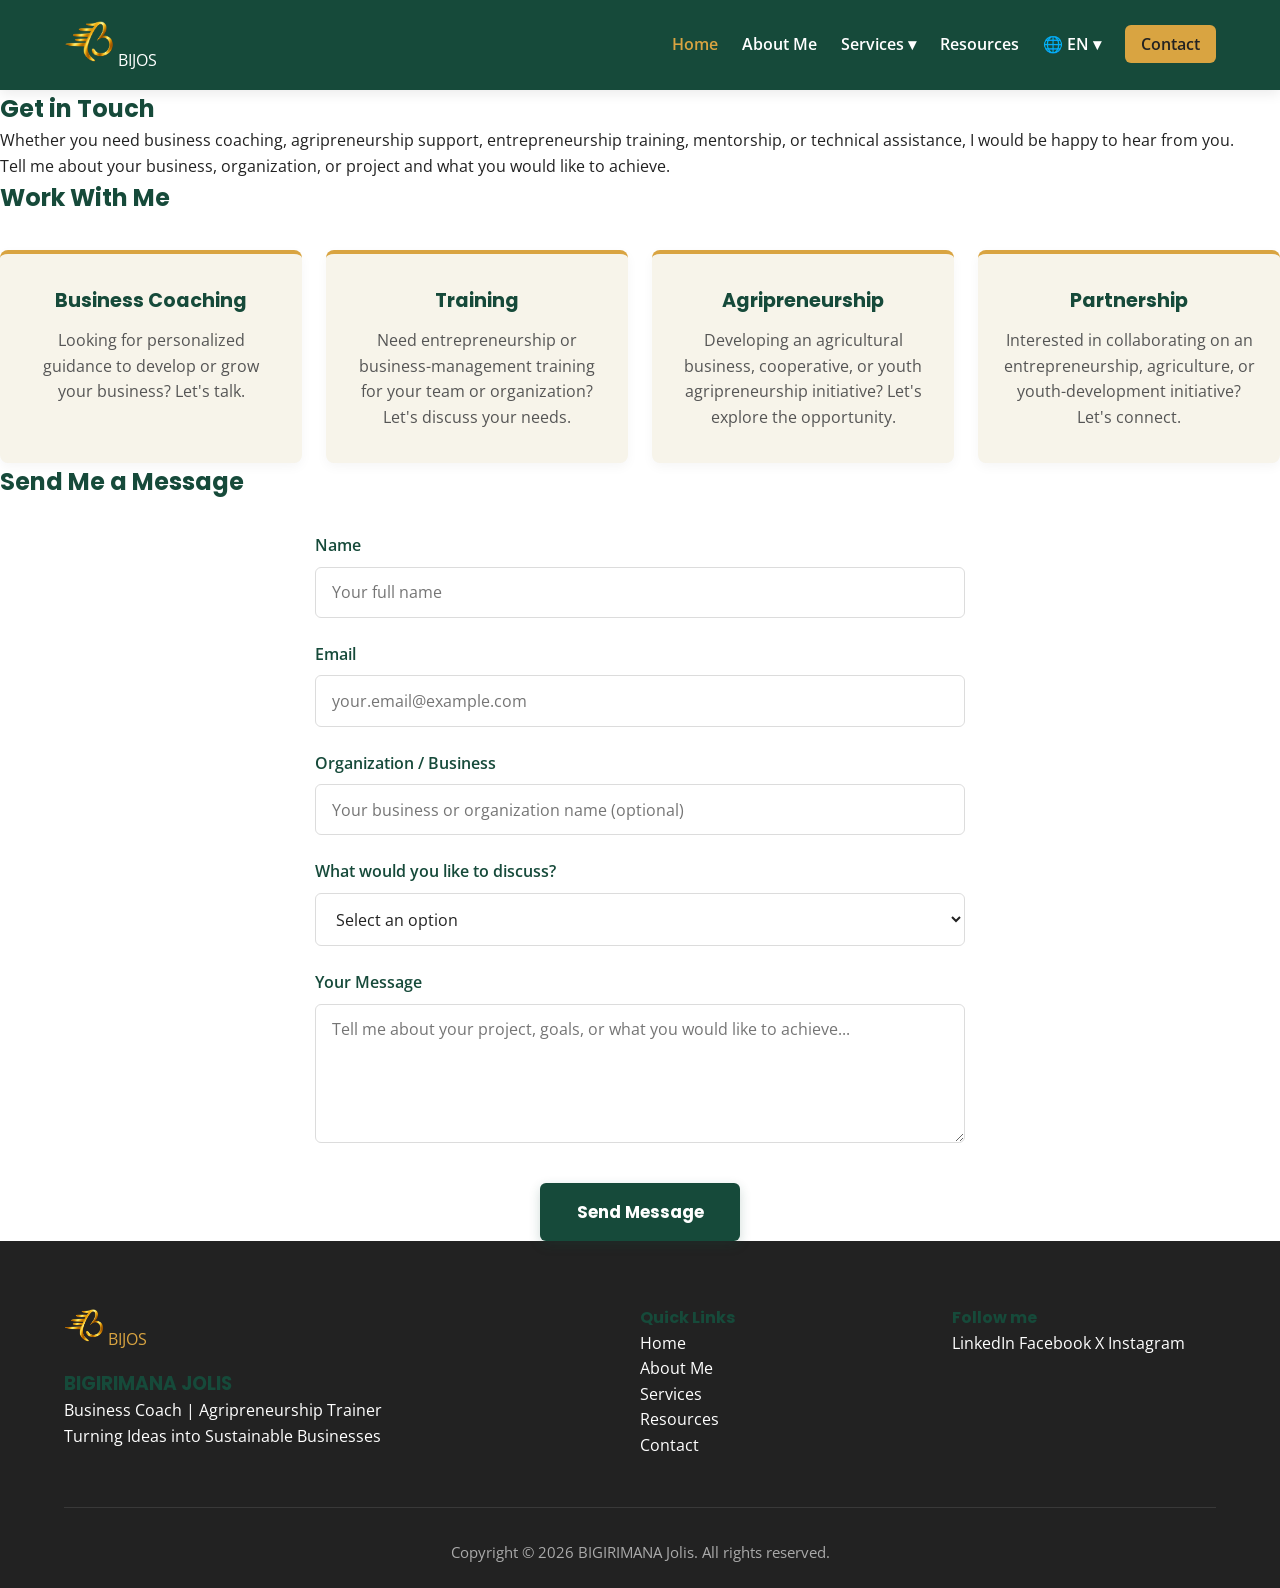
<file: project/contact.html>
<!DOCTYPE html>
<html lang="fr">
<head>
    <meta charset="UTF-8">
    <meta name="viewport" content="width=device-width, initial-scale=1.0">
    <title>Jolis BIGIRIMANA | Business Coach & Agripreneurship Trainer</title>
    <link rel="preconnect" href="https://fonts.googleapis.com">
    <link rel="preconnect" href="https://fonts.gstatic.com" crossorigin>
    <link href="https://fonts.googleapis.com/css2?family=Open+Sans:wght@400;600&family=Poppins:wght@600;700&display=swap" rel="stylesheet">
    <link rel="stylesheet" href="styles/contact.css">
    <script src="scripts/home.js" defer></script>
</head>
<body>
    <!-- En-tête et Navigation -->
    <header class="site-header">
        <div class="container nav-container">
           <a href="index.html" class="logo-wrapper">
    <img src="images/logo.png" alt="Logo de BIGIRIMANA JOLIS" class="logo-image" loading="lazy" width="50" height="50">
    <span class="logo-text">BIJOS</span>
</a>
            <button class="menu-toggle" id="menuToggle" aria-label="Ouvrir le menu">☰</button>
            <nav class="main-nav" id="mainNav">
                <ul>
                    <li><a href="index.html" class="active">Home</a></li>
                    <li><a href="about.html">About Me</a></li>
                    <li class="dropdown">
                        <a href="resources.html">Services ▾</a>
                        <ul class="dropdown-menu">
                            <li><a href="resources.html#coaching">Business Coach</a></li>
                            <li><a href="resources.html#agripreneurship">Agripreneurship</a></li>
                            <li><a href="resources.html#training">Training & Mentorship</a></li>
                            <li><a href="resources.html#socialentrepreneurship">Social Entrepreneurship</a></li>
                        </ul>
                    </li>
                    <li><a href="resources.html">Resources</a></li>
                    
                    <!-- Language Switcher Dropdown -->
                    <li class="dropdown lang-dropdown">
                        <a href="#" id="currentLang">🌐 EN ▾</a>
                        <ul class="dropdown-menu">
                            <li><a href="#" onclick="changeLanguage('fr'); return false;">Français (FR)</a></li>
                            <li><a href="#" onclick="changeLanguage('en'); return false;">English (EN)</a></li>
                            <li><a href="#" onclick="changeLanguage('rn'); return false;">Kirundi (BI)</a></li>
                        </ul>
                    </li>

                    <li><a href="contact.html" class="btn-nav">Contact</a></li>
                </ul>
            </nav>
        </div>
    </header>
    <main>
        <!-- Introduction Section -->
        <section id="contact-intro">
            <h2>Get in Touch</h2>
            <p>Whether you need business coaching, agripreneurship support, entrepreneurship training, mentorship, or technical assistance, I would be happy to hear from you.</p>
            <p>Tell me about your business, organization, or project and what you would like to achieve.</p>
        </section>

        <!-- Work With Me Categories -->
        <section id="work-with-me">
            <h2>Work With Me</h2>
            <div class="services-grid">
                <div class="service-card">
                    <h3>Business Coaching</h3>
                    <p>Looking for personalized guidance to develop or grow your business? Let's talk.</p>
                </div>
                <div class="service-card">
                    <h3>Training</h3>
                    <p>Need entrepreneurship or business-management training for your team or organization? Let's discuss your needs.</p>
                </div>
                <div class="service-card">
                    <h3>Agripreneurship</h3>
                    <p>Developing an agricultural business, cooperative, or youth agripreneurship initiative? Let's explore the opportunity.</p>
                </div>
                <div class="service-card">
                    <h3>Partnership</h3>
                    <p>Interested in collaborating on an entrepreneurship, agriculture, or youth-development initiative? Let's connect.</p>
                </div>
            </div>
        </section>

        <!-- Contact Form Section -->
        <section id="contact-form-section">
            <h2>Send Me a Message</h2>
            <form action="#" method="POST" class="contact-form">
                <div class="form-group">
                    <label for="name">Name</label>
                    <input type="text" id="name" name="name" required placeholder="Your full name">
                </div>

                <div class="form-group">
                    <label for="email">Email</label>
                    <input type="email" id="email" name="email" required placeholder="your.email@example.com">
                </div>

                <div class="form-group">
                    <label for="organization">Organization / Business</label>
                    <input type="text" id="organization" name="organization" placeholder="Your business or organization name (optional)">
                </div>

                <div class="form-group">
                    <label for="topic">What would you like to discuss?</label>
                    <select id="topic" name="topic" required>
                        <option value="" disabled selected>Select an option</option>
                        <option value="coaching">Business Coaching</option>
                        <option value="training">Training</option>
                        <option value="agripreneurship">Agripreneurship</option>
                        <option value="partnership">Partnership</option>
                        <option value="other">Other Inquiry</option>
                    </select>
                </div>

                <div class="form-group">
                    <label for="message">Your Message</label>
                    <textarea id="message" name="message" rows="5" required placeholder="Tell me about your project, goals, or what you would like to achieve..."></textarea>
                </div>

                <button type="submit" class="submit-btn">Send Message</button>
            </form>
        </section>
    </main>
     <!-- Pied de page -->
    <footer class="site-footer">
        <div class="container">
            <div class="footer-grid">
                <div>
                    <div class="logo-wrapper" style="margin-bottom: 1rem;">
                        <img src="images/logo.png" alt="Logo de BIGIRIMANA JOLIS" class="logo-image" loading="lazy" width="40" height="40">
                        <span class="logo-text" style="color: var(--golden-yellow);">BIJOS</span>
                    </div>
                <h3>BIGIRIMANA JOLIS</h3>
                <p>Business Coach | Agripreneurship Trainer</p>
                <p>Turning Ideas into Sustainable Businesses</p>
            </div>
            <div>
                <h4>Quick Links</h4>
                <ul>
                    <li><a href="home.html">Home</a></li>
                    <li><a href="about.html">About Me</a></li>
                    <li><a href="resources.html">Services</a></li>
                    <li><a href="resources.html">Resources</a></li>
                    <li><a href="contact.html">Contact</a></li>
                </ul>
            </div>
            <div>
                <h4>Follow me</h4>
                <div class="social-links">
                    <a href="#" target="_blank" rel="noopener">LinkedIn</a>
                    <a href="#" target="_blank" rel="noopener">Facebook</a>
                    <a href="#" target="_blank" rel="noopener">X</a>
                    <a href="#" target="_blank" rel="noopener">Instagram</a>
                </div>
            </div>
        </div>
        <div class="footer-bottom">
            <p>Copyright &copy; 2026 BIGIRIMANA Jolis. All rights reserved.</p>
        </div>
    </footer>
</body>
</html>
</file>
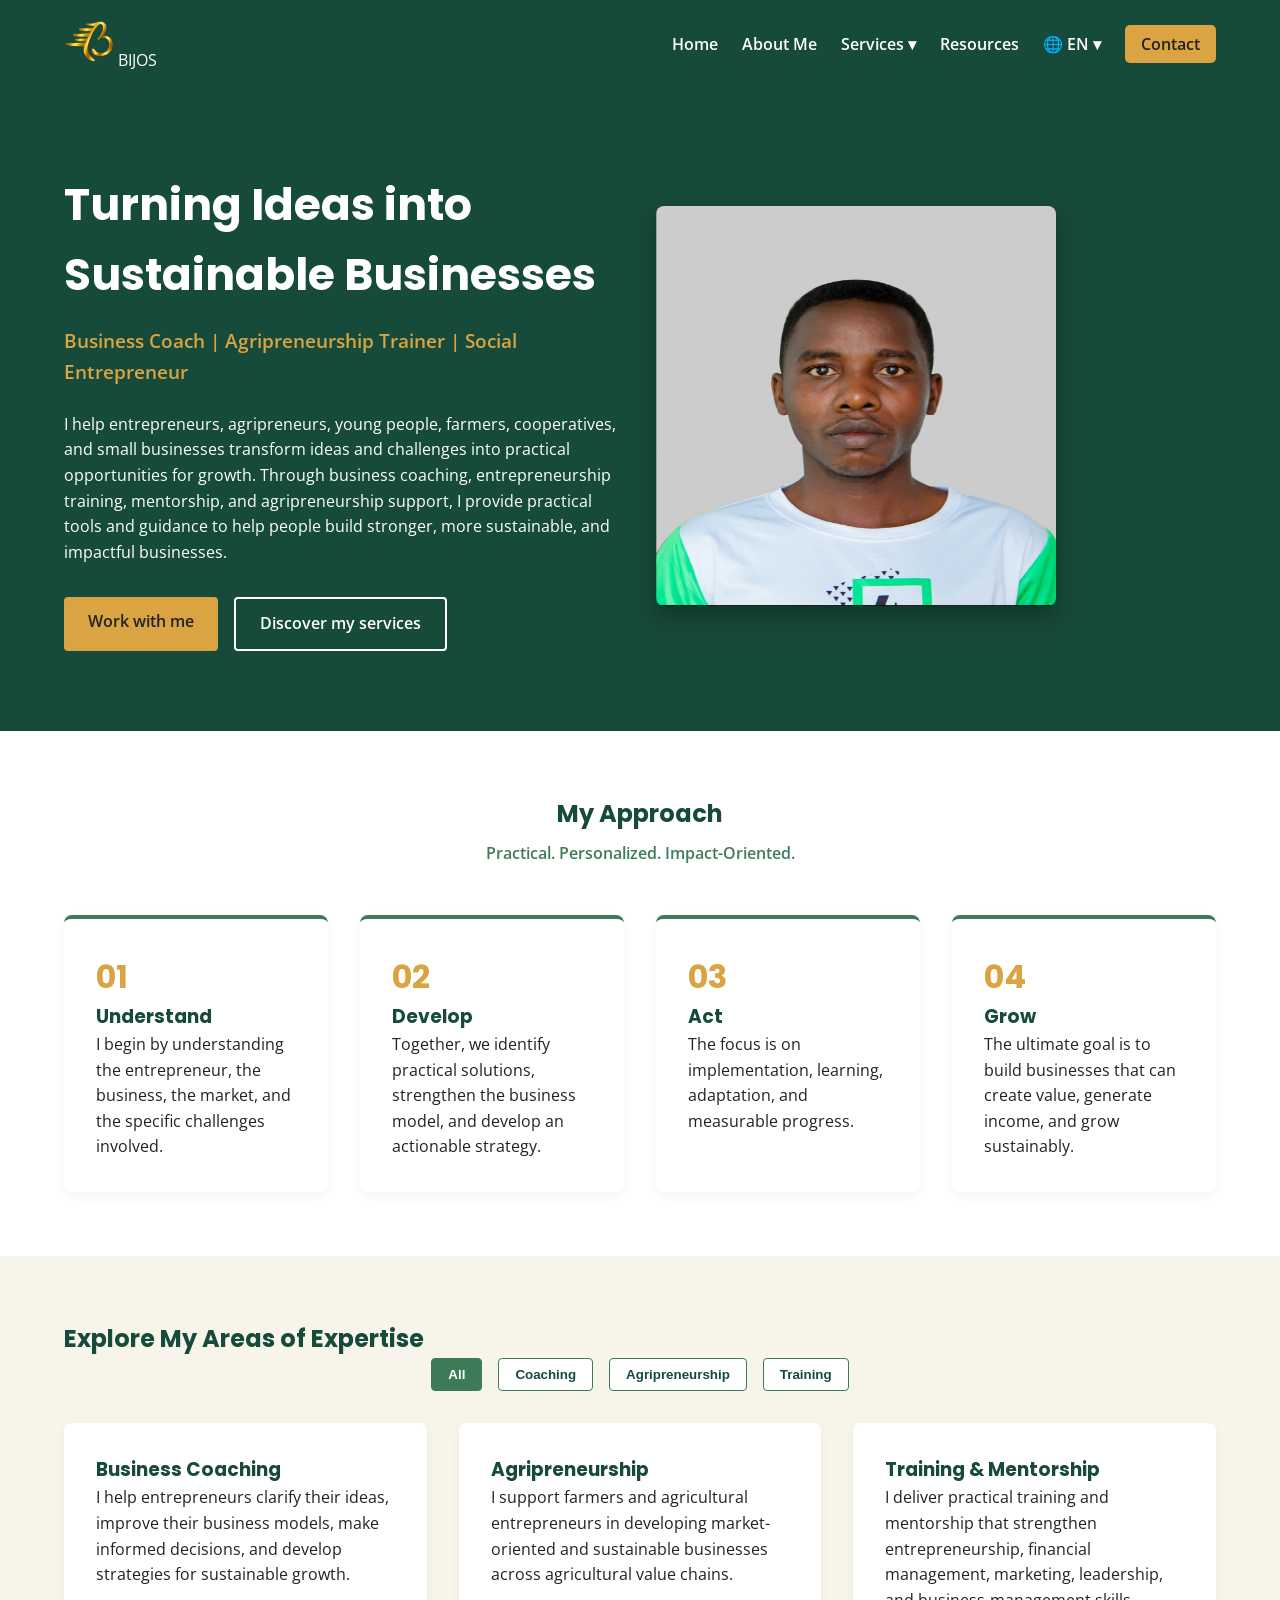
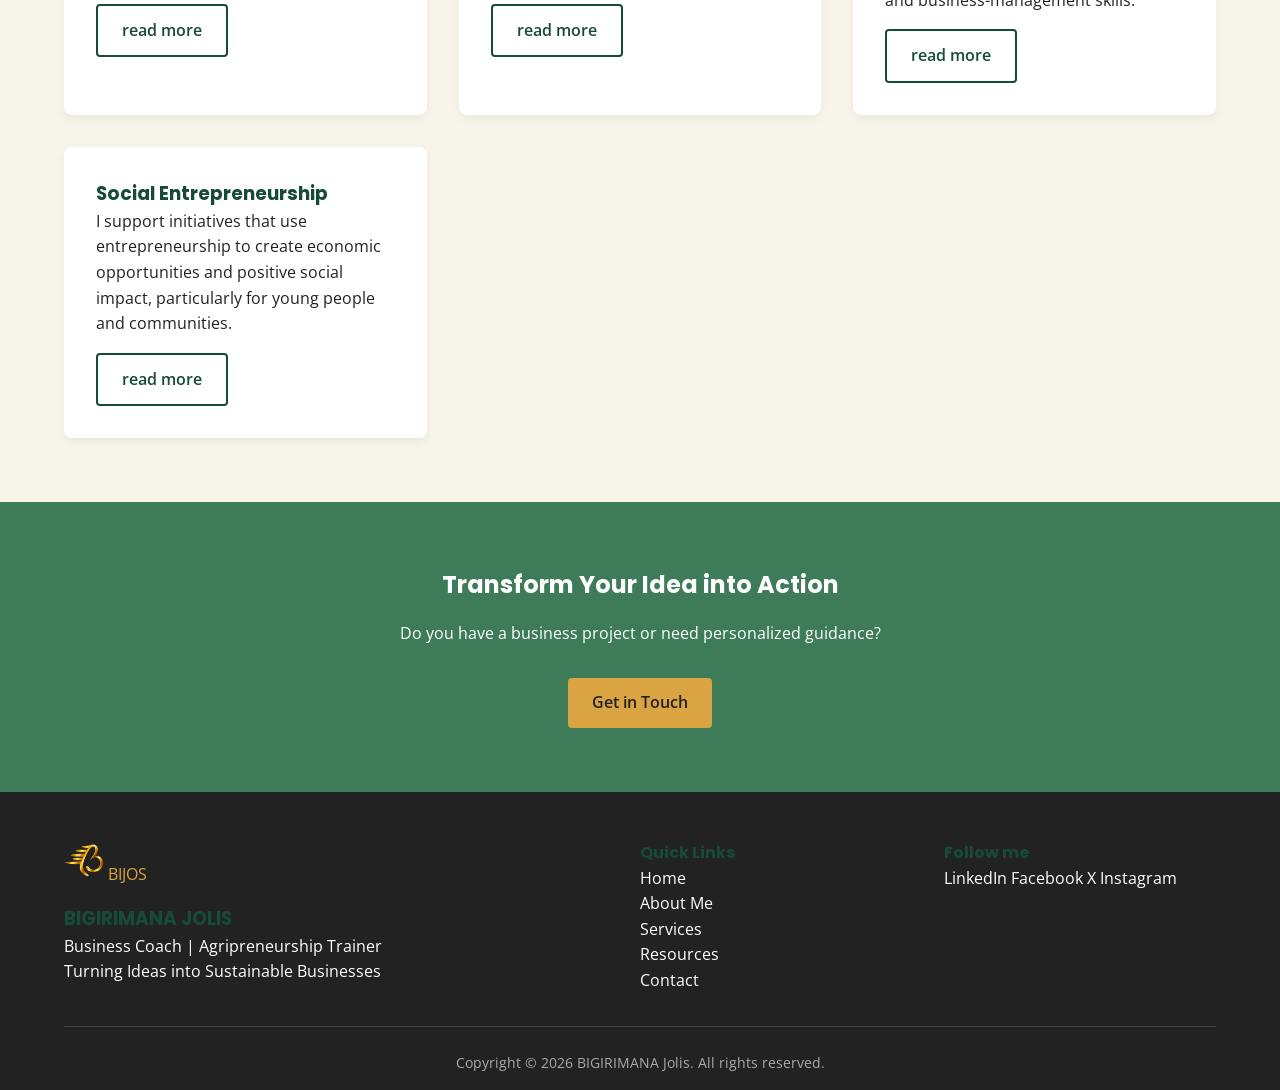
<file: project/home.html>
<!DOCTYPE html>
<html lang="fr">
<head>
    <meta charset="UTF-8">
    <meta name="viewport" content="width=device-width, initial-scale=1.0">
    <title>Jolis BIGIRIMANA | Business Coach & Agripreneurship Trainer</title>
    <link rel="preconnect" href="https://fonts.googleapis.com">
    <link rel="preconnect" href="https://fonts.gstatic.com" crossorigin>
    <link href="https://fonts.googleapis.com/css2?family=Open+Sans:wght@400;600&family=Poppins:wght@600;700&display=swap" rel="stylesheet">
    <link rel="stylesheet" href="styles/home.css">
    <script src="scripts/home.js" defer></script>
</head>
<body>
    <!-- En-tête et Navigation -->
    <header class="site-header">
        <div class="container nav-container">
           <a href="index.html" class="logo-wrapper">
    <img src="images/logo.png" alt="Logo de BIGIRIMANA JOLIS" class="logo-image" loading="lazy" width="50" height="50">
    <span class="logo-text">BIJOS</span>
</a>
            <button class="menu-toggle" id="menuToggle" aria-label="Ouvrir le menu">☰</button>
            <nav class="main-nav" id="mainNav">
                <ul>
                    <li><a href="home.html" >Home</a></li>
                    <li><a href="about.html">About Me</a></li>
                    <li class="dropdown">
                        <a href="resources.html">Services ▾</a>
                        <ul class="dropdown-menu">
                            <li><a href="resources.html#coaching">Business Coach</a></li>
                            <li><a href="resources.html#agripreneurship">Agripreneurship</a></li>
                            <li><a href="resources.html#training">Training & Mentorship</a></li>
                            <li><a href="resources.html#socialentrepreneurship">Social Entrepreneurship</a></li>
                        </ul>
                    </li>
                    <li><a href="resources.html">Resources</a></li>
                    
                    <!-- Language Switcher Dropdown -->
                    <li class="dropdown lang-dropdown">
                        <a href="#" id="currentLang">🌐 EN ▾</a>
                        <ul class="dropdown-menu">
                            <li><a href="#" onclick="changeLanguage('fr'); return false;">Français (FR)</a></li>
                            <li><a href="#" onclick="changeLanguage('en'); return false;">English (EN)</a></li>
                            <li><a href="#" onclick="changeLanguage('rn'); return false;">Kirundi (BI)</a></li>
                        </ul>
                    </li>

                    <li><a href="contact.html" class="btn-nav">Contact</a></li>
                </ul>
            </nav>
        </div>
    </header>

    <main>
        <!-- Section Hero -->
        <section class="hero">
            <div class="container hero-grid">
                <div class="hero-content">
                    <h1>Turning Ideas into Sustainable Businesses</h1>
                    <p class="subtitle">Business Coach | Agripreneurship Trainer | Social Entrepreneur</p>
                    <p>I help entrepreneurs, agripreneurs, young people, farmers, cooperatives, and small businesses transform ideas and challenges into practical opportunities for growth.
                        Through business coaching, entrepreneurship training, mentorship, and agripreneurship support, I provide practical tools and guidance to help people build stronger, more sustainable, and impactful businesses.
                    </p>
                    <div class="hero-buttons">
                        <a href="contact.html" class="btn btn-primary">Work with me</a>
                        <a href="services.html" class="btn btn-secondary">Discover my services</a>
                    </div>
                </div>
                <div class="hero-image">
                    <img src="images/profile.jpg" alt="BIGIRIMANA JOLIS" loading="lazy" width="400" height="400">
                </div>
            </div>
        </section>

        <!-- Section Approche -->
        <section class="approach section-padding">
            <div class="container">
                <h2>My Approach</h2>
                <p class="section-intro">Practical. Personalized. Impact-Oriented.</p>
                <div class="approach-grid">
                    <div class="approach-card">
                        <span class="step-num">01</span>
                        <h3>Understand</h3>
                        <p>I begin by understanding the entrepreneur, the business, the market, and the specific challenges involved.</p>
                    </div>
                    <div class="approach-card">
                        <span class="step-num">02</span>
                        <h3>Develop</h3>
                        <p>Together, we identify practical solutions, strengthen the business model, and develop an actionable strategy.</p>
                    </div>
                    <div class="approach-card">
                        <span class="step-num">03</span>
                        <h3>Act</h3>
                        <p>The focus is on implementation, learning, adaptation, and measurable progress.</p>
                    </div>
                    <div class="approach-card">
                        <span class="step-num">04</span>
                        <h3>Grow</h3>
                        <p>The ultimate goal is to build businesses that can create value, generate income, and grow sustainably.</p>
                    </div>
                </div>
            </div>
        </section>

        <!-- Section Dynamique : Filtrage des Services par Intérêt -->
        <section class="dynamic-services section-padding bg-cream">
            <div class="container">
                <h2>Explore My Areas of Expertise</h2>
                <div class="filter-buttons">
                    <button class="filter-btn active" data-filter="all">All</button>
                    <button class="filter-btn" data-filter="coaching">Coaching</button>
                    <button class="filter-btn" data-filter="agri">Agripreneurship</button>
                    <button class="filter-btn" data-filter="training">Training</button>
                </div>
                <div class="services-container" id="servicesContainer">
                    <!-- Généré dynamiquement par JavaScript -->
                </div>
            </div>
        </section>

        <!-- Section Appel à l'action (CTA) -->
        <section class="cta-section">
            <div class="container text-center">
                <h2>Transform Your Idea into Action</h2>
                <p>Do you have a business project or need personalized guidance?</p>
                <a href="contact.html" class="btn btn-primary">Get in Touch</a>
            </div>
        </section>
    </main>

     <!-- Pied de page -->
    <footer class="site-footer">
        <div class="container">
            <div class="footer-grid">
                <div>
                    <div class="logo-wrapper" style="margin-bottom: 1rem;">
                        <img src="images/logo.png" alt="Logo de BIGIRIMANA JOLIS" class="logo-image" loading="lazy" width="40" height="40">
                        <span class="logo-text" style="color: var(--golden-yellow);">BIJOS</span>
                    </div>
                <h3>BIGIRIMANA JOLIS</h3>
                <p>Business Coach | Agripreneurship Trainer</p>
                <p>Turning Ideas into Sustainable Businesses</p>
            </div>
            <div>
                <h4>Quick Links</h4>
                <ul>
                    <li><a href="home.html">Home</a></li>
                    <li><a href="about.html">About Me</a></li>
                    <li><a href="resources.html">Services</a></li>
                    <li><a href="resources.html">Resources</a></li>
                    <li><a href="contact.html">Contact</a></li>
                </ul>
            </div>
            <div>
                <h4>Follow me</h4>
                <div class="social-links">
                    <a href="#" target="_blank" rel="noopener">LinkedIn</a>
                    <a href="#" target="_blank" rel="noopener">Facebook</a>
                    <a href="#" target="_blank" rel="noopener">X</a>
                    <a href="#" target="_blank" rel="noopener">Instagram</a>
                </div>
            </div>
        </div>
        <div class="footer-bottom">
            <p>Copyright &copy; 2026 BIGIRIMANA Jolis. All rights reserved.</p>
        </div>
    </footer>
</body>
</html>
</file>
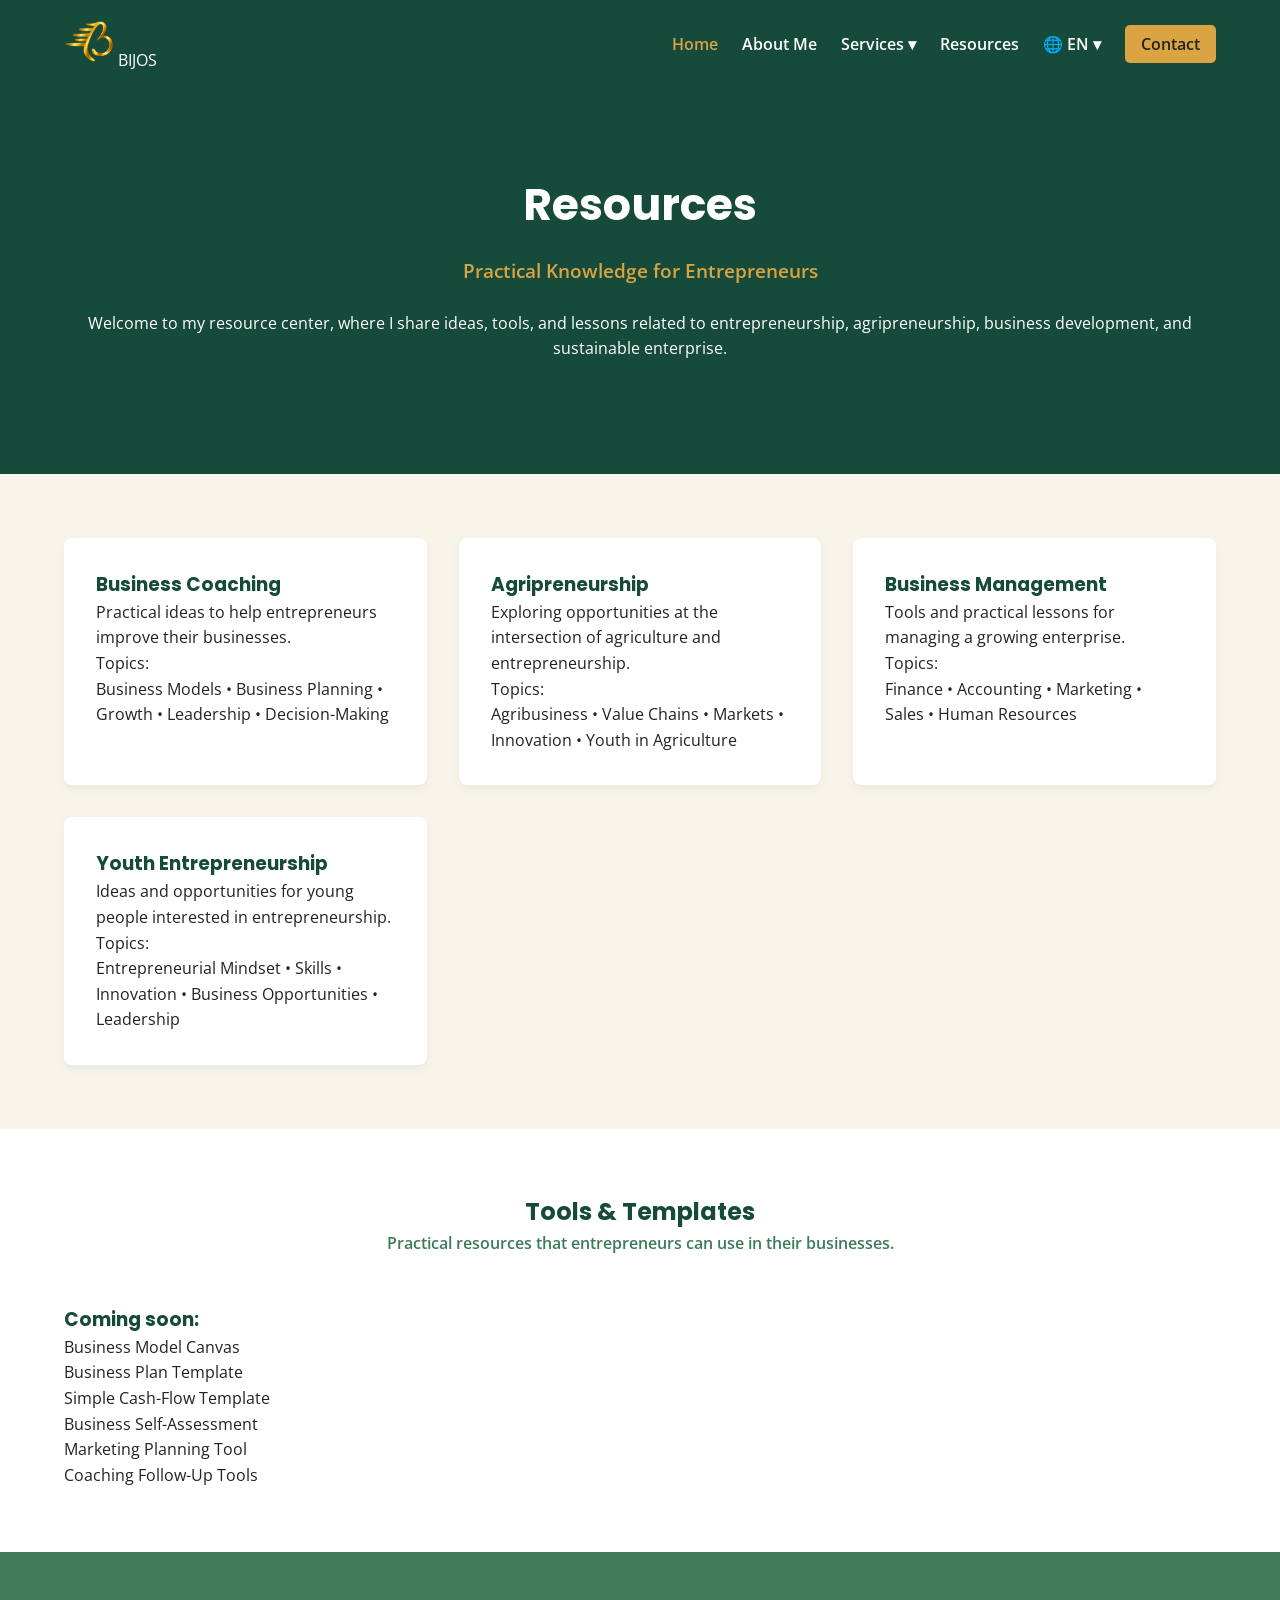
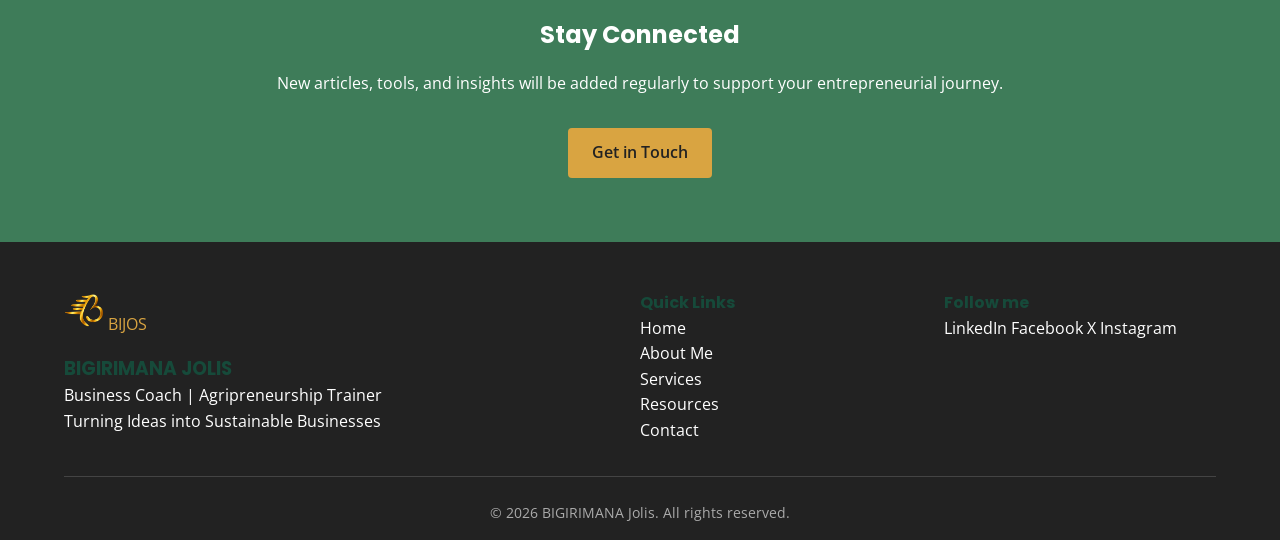
<file: project/resources.html>
<!DOCTYPE html>
<html lang="fr">
<head>
    <meta charset="UTF-8">
    <meta name="viewport" content="width=device-width, initial-scale=1.0">
    <title>Jolis BIGIRIMANA | Business Coach & Agripreneurship Trainer</title>
    <link rel="preconnect" href="https://fonts.googleapis.com">
    <link rel="preconnect" href="https://fonts.gstatic.com" crossorigin>
    <link href="https://fonts.googleapis.com/css2?family=Open+Sans:wght@400;600&family=Poppins:wght@600;700&display=swap" rel="stylesheet">
    <link rel="stylesheet" href="styles/home.css">
    <script src="scripts/home.js" defer></script>
</head>
<body>
    <!-- En-tête et Navigation -->
    <header class="site-header">
        <div class="container nav-container">
           <a href="index.html" class="logo-wrapper">
    <img src="images/logo.png" alt="Logo de BIGIRIMANA JOLIS" class="logo-image" loading="lazy" width="50" height="50">
    <span class="logo-text">BIJOS</span>
</a>
            <button class="menu-toggle" id="menuToggle" aria-label="Ouvrir le menu">☰</button>
            <nav class="main-nav" id="mainNav">
                <ul>
                    <li><a href="index.html" class="active">Home</a></li>
                    <li><a href="about.html">About Me</a></li>
                    <li class="dropdown">
                        <a href="resources.html">Services ▾</a>
                        <ul class="dropdown-menu">
                            <li><a href="resources.html#coaching">Business Coach</a></li>
                            <li><a href="resources.html#agripreneurship">Agripreneurship</a></li>
                            <li><a href="resources.html#training">Training & Mentorship</a></li>
                            <li><a href="resources.html#socialentrepreneurship">Social Entrepreneurship</a></li>
                        </ul>
                    </li>
                    <li><a href="resources.html">Resources</a></li>
                    
                    <!-- Language Switcher Dropdown -->
                    <li class="dropdown lang-dropdown">
                        <a href="#" id="currentLang">🌐 EN ▾</a>
                        <ul class="dropdown-menu">
                            <li><a href="#" onclick="changeLanguage('fr'); return false;">Français (FR)</a></li>
                            <li><a href="#" onclick="changeLanguage('en'); return false;">English (EN)</a></li>
                            <li><a href="#" onclick="changeLanguage('rn'); return false;">Kirundi (BI)</a></li>
                        </ul>
                    </li>

                    <li><a href="contact.html" class="btn-nav">Contact</a></li>
                </ul>
            </nav>
        </div>
    </header>

    <main>
        <!-- Hero Section -->
    <section class="hero text-center">
        <div class="container">
            <h1 class="resources-hero-title">Resources</h1>
            <p class="subtitle">Practical Knowledge for Entrepreneurs</p>
            <p class="resources-hero-desc">
                Welcome to my resource center, where I share ideas, tools, and lessons related to entrepreneurship, agripreneurship, business development, and sustainable enterprise.
            </p>
        </div>
    </section>

    <!-- Main Resources Grid Section -->
    <section class="section-padding bg-cream">
        <div class="container">
            <div class="services-container">
                
                <!-- Business Coaching -->
                <div class="service-card coaching-card">
                    <h3>Business Coaching</h3>
                    <p class="card-desc">Practical ideas to help entrepreneurs improve their businesses.</p>
                    <p class="topics-label">Topics:</p>
                    <p class="topics-list">Business Models &bull; Business Planning &bull; Growth &bull; Leadership &bull; Decision-Making</p>
                </div>

                <!-- Agripreneurship -->
                <div class="service-card agri-card">
                    <h3>Agripreneurship</h3>
                    <p class="card-desc">Exploring opportunities at the intersection of agriculture and entrepreneurship.</p>
                    <p class="topics-label">Topics:</p>
                    <p class="topics-list">Agribusiness &bull; Value Chains &bull; Markets &bull; Innovation &bull; Youth in Agriculture</p>
                </div>

                <!-- Business Management -->
                <div class="service-card management-card">
                    <h3>Business Management</h3>
                    <p class="card-desc">Tools and practical lessons for managing a growing enterprise.</p>
                    <p class="topics-label">Topics:</p>
                    <p class="topics-list">Finance &bull; Accounting &bull; Marketing &bull; Sales &bull; Human Resources</p>
                </div>

                <!-- Youth Entrepreneurship -->
                <div class="service-card youth-card">
                    <h3>Youth Entrepreneurship</h3>
                    <p class="card-desc">Ideas and opportunities for young people interested in entrepreneurship.</p>
                    <p class="topics-label">Topics:</p>
                    <p class="topics-list">Entrepreneurial Mindset &bull; Skills &bull; Innovation &bull; Business Opportunities &bull; Leadership</p>
                </div>

            </div>
        </div>
    </section>

    <!-- Tools & Templates Section -->
    <section class="section-padding tools-section">
        <div class="container tools-container">
            <h2 class="text-center tools-title">Tools & Templates</h2>
            <p class="section-intro">Practical resources that entrepreneurs can use in their businesses.</p>
            
            <div class="tools-box">
                <h3>Coming soon:</h3>
                <ul class="tools-list">
                    <li>Business Model Canvas</li>
                    <li>Business Plan Template</li>
                    <li>Simple Cash-Flow Template</li>
                    <li>Business Self-Assessment</li>
                    <li>Marketing Planning Tool</li>
                    <li>Coaching Follow-Up Tools</li>
                </ul>
            </div>
        </div>
    </section>

    <!-- Stay Connected CTA Section -->
    <section class="cta-section text-center">
        <div class="container cta-container">
            <h2>Stay Connected</h2>
            <p>New articles, tools, and insights will be added regularly to support your entrepreneurial journey.</p>
            <a href="contact.html" class="btn btn-primary cta-btn">Get in Touch</a>
        </div>
    </section>
      <!-- Pied de page -->
    <footer class="site-footer">
        <div class="container">
            <div class="footer-grid">
                <div>
                    <div class="logo-wrapper" style="margin-bottom: 1rem;">
                        <img src="images/logo.png" alt="Logo de BIGIRIMANA JOLIS" class="logo-image" loading="lazy" width="40" height="40">
                        <span class="logo-text" style="color: var(--golden-yellow);">BIJOS</span>
                    </div>
                <h3>BIGIRIMANA JOLIS</h3>
                <p>Business Coach | Agripreneurship Trainer</p>
                <p>Turning Ideas into Sustainable Businesses</p>
            </div>
            <div>
                <h4>Quick Links</h4>
                <ul>
                    <li><a href="home.html">Home</a></li>
                    <li><a href="about.html">About Me</a></li>
                    <li><a href="resources.html">Services</a></li>
                    <li><a href="resources.html">Resources</a></li>
                    <li><a href="contact.html">Contact</a></li>
                </ul>
            </div>
            <div>
                <h4>Follow me</h4>
                <div class="social-links">
                    <a href="#" target="_blank" rel="noopener">LinkedIn</a>
                    <a href="#" target="_blank" rel="noopener">Facebook</a>
                    <a href="#" target="_blank" rel="noopener">X</a>
                    <a href="#" target="_blank" rel="noopener">Instagram</a>
                </div>
            </div>
        </div>
        <div class="footer-bottom">
            <p>&copy; 2026 BIGIRIMANA Jolis. All rights reserved.</p>
        </div>
    </footer>
</body>
</html>
</file>
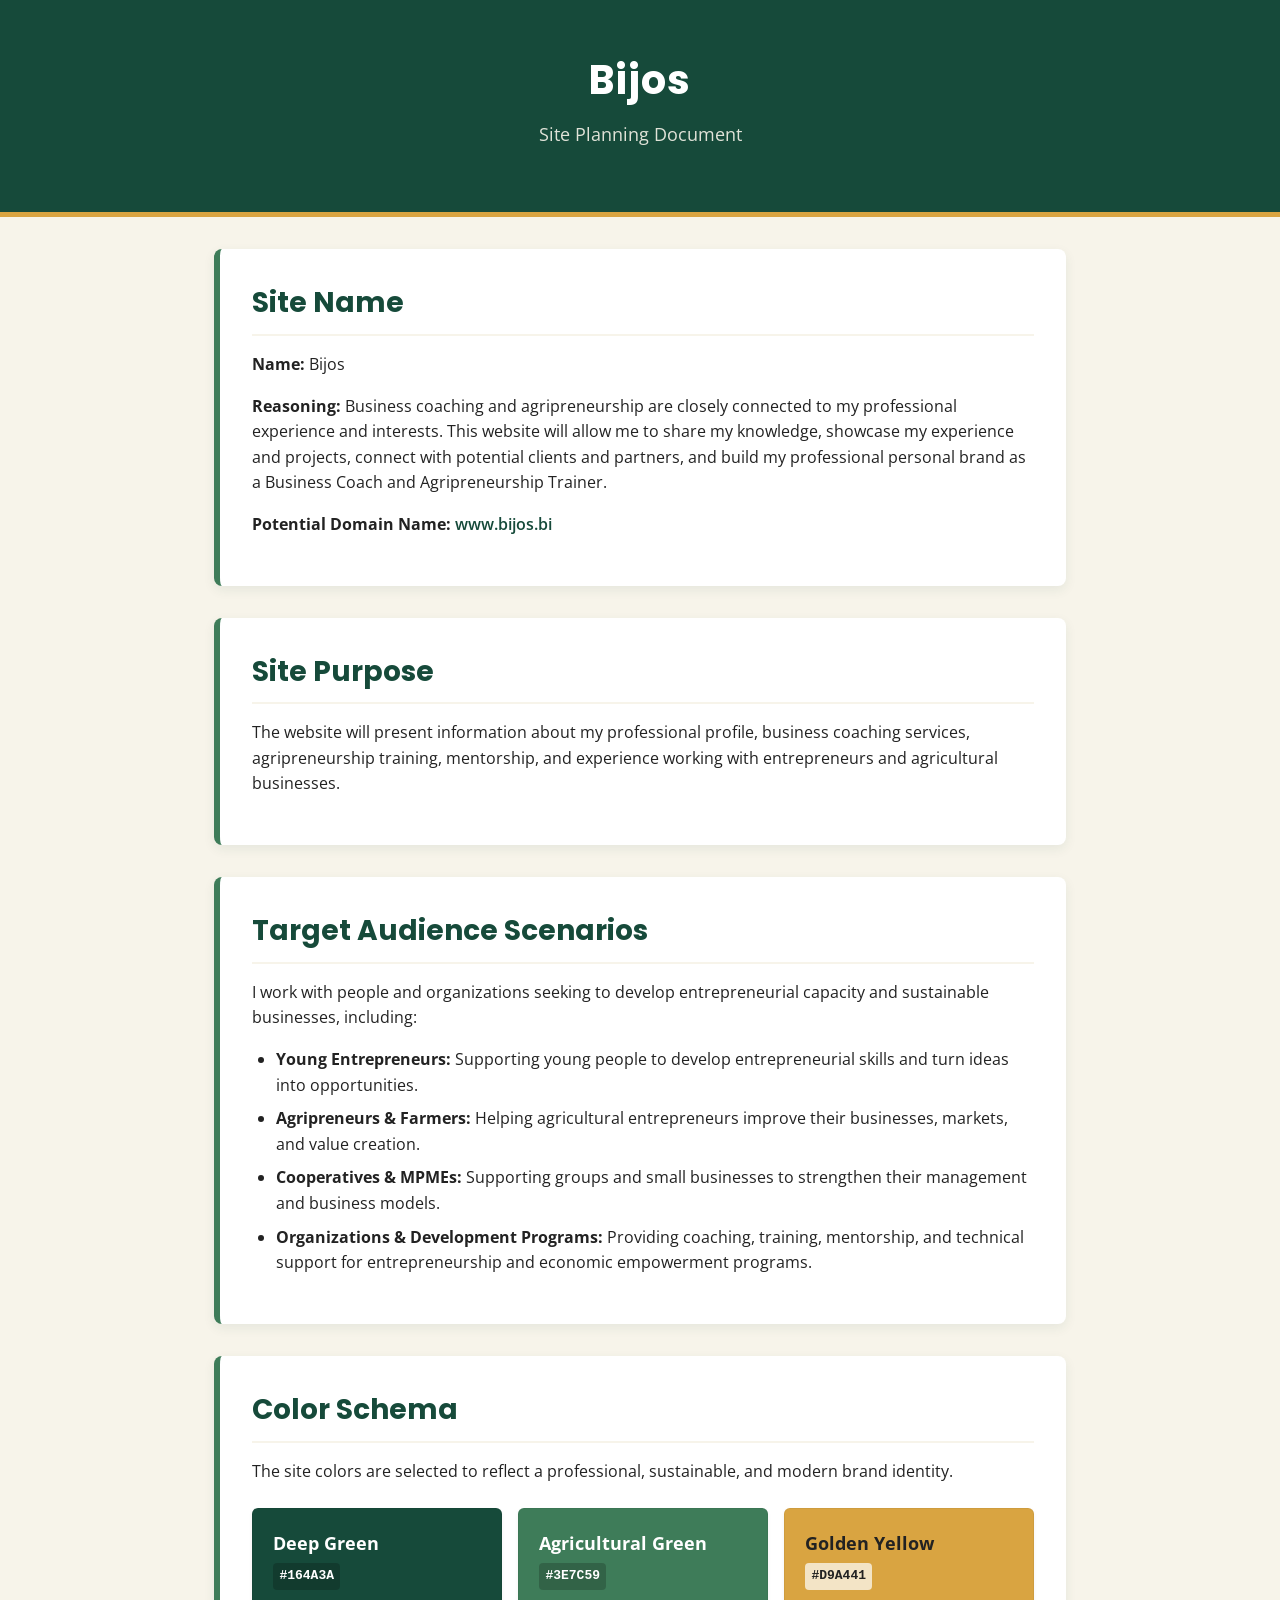
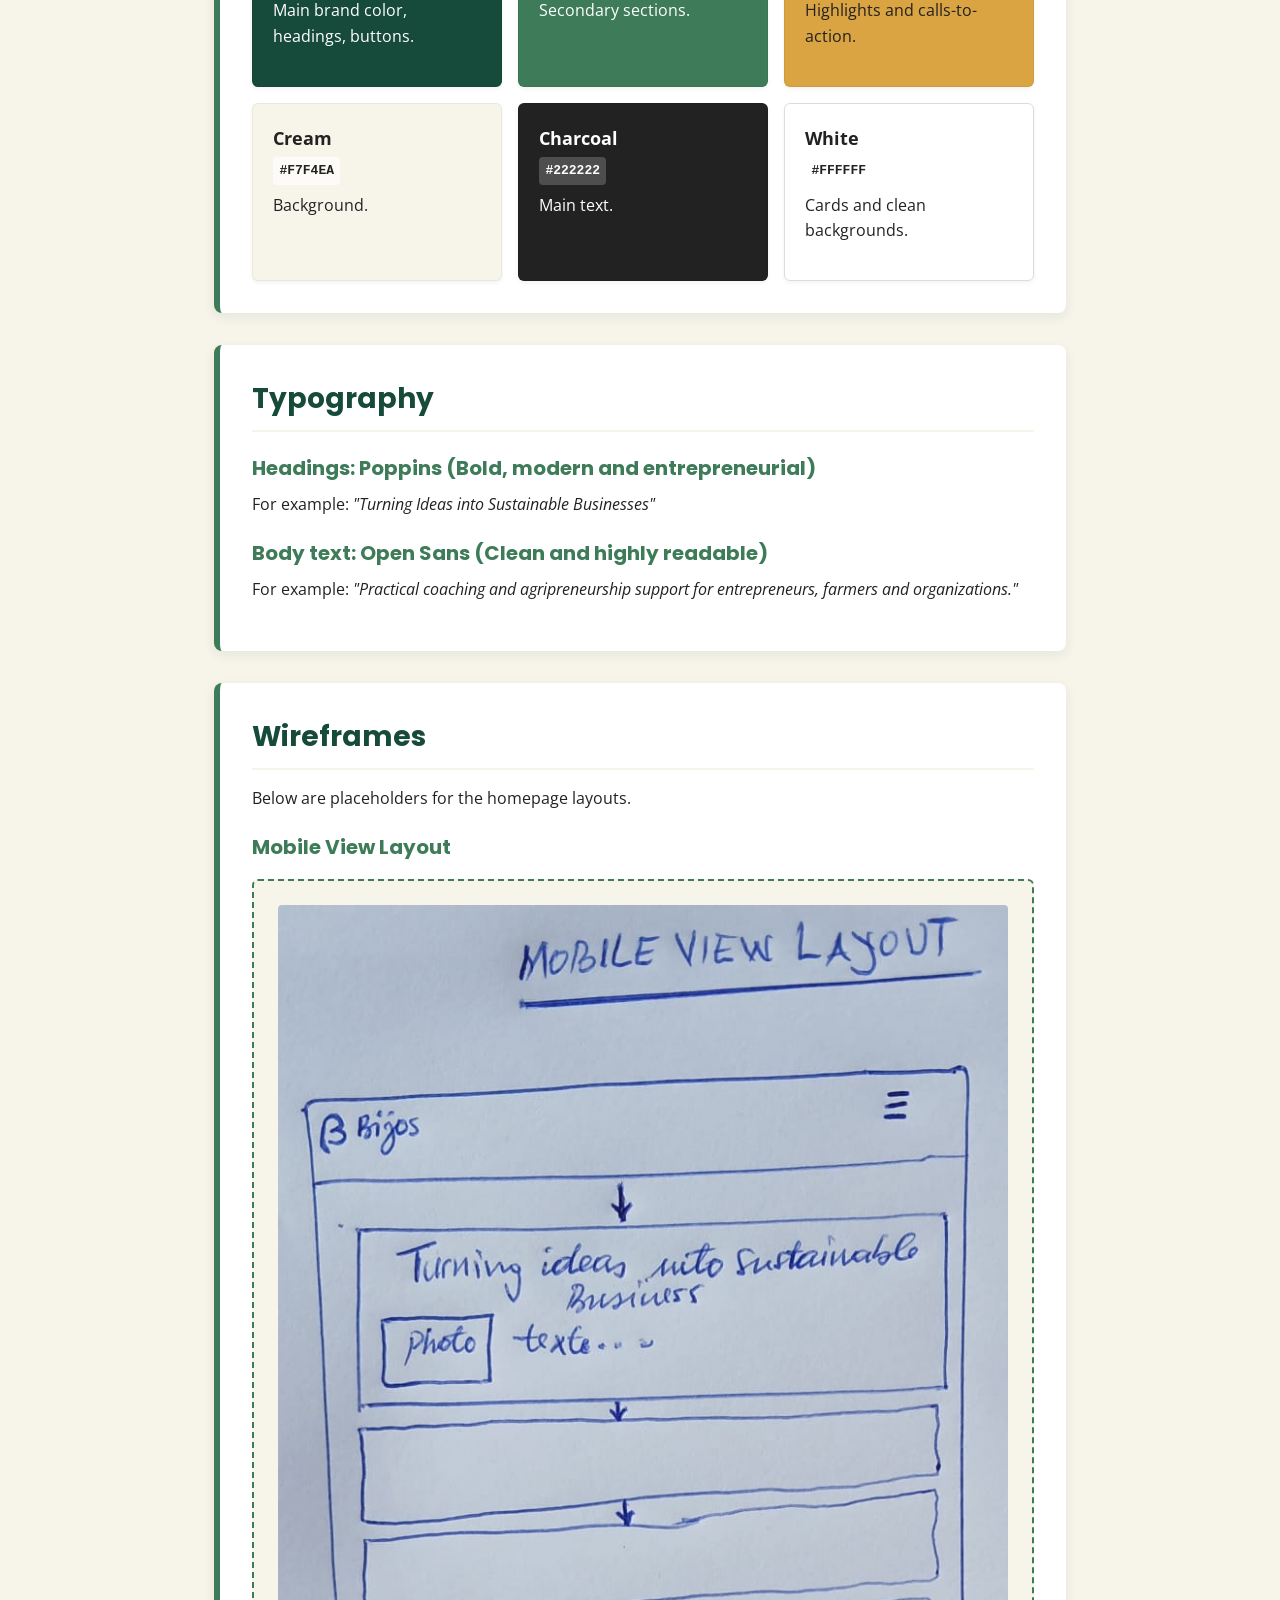
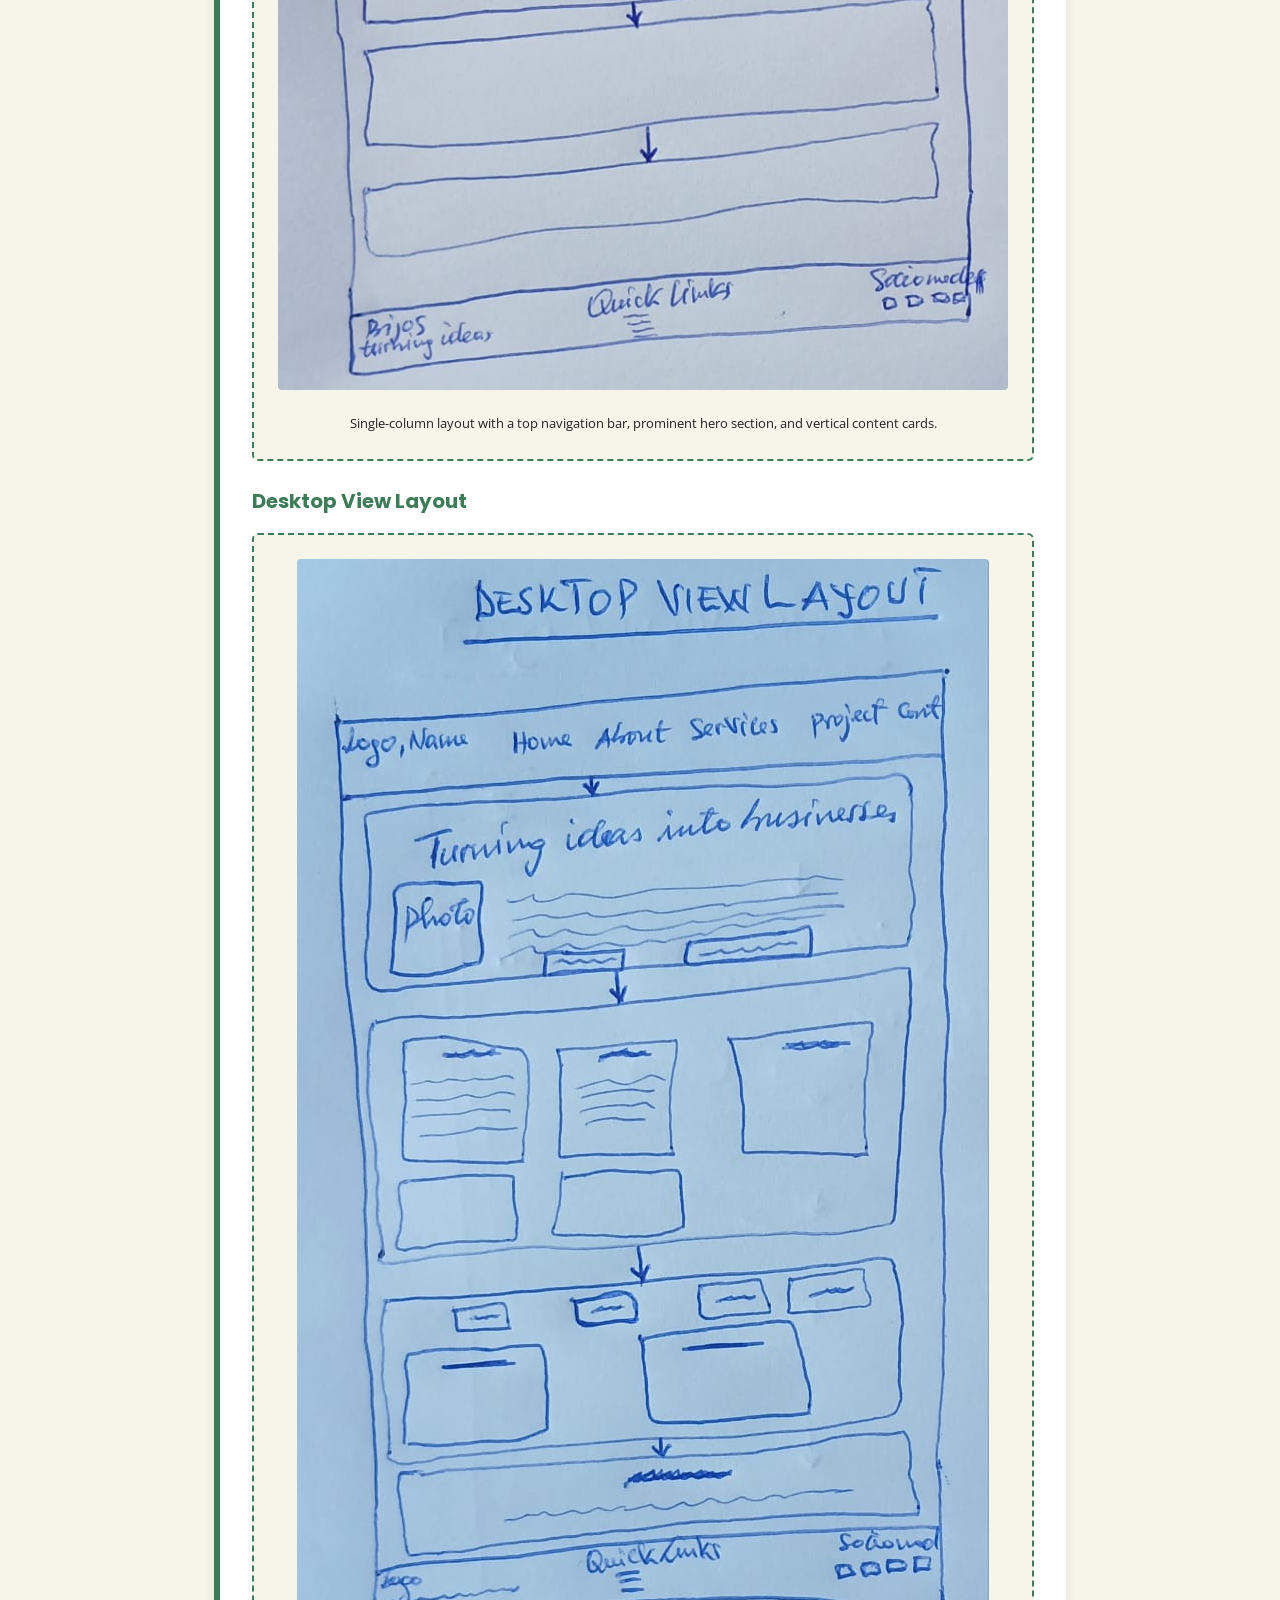
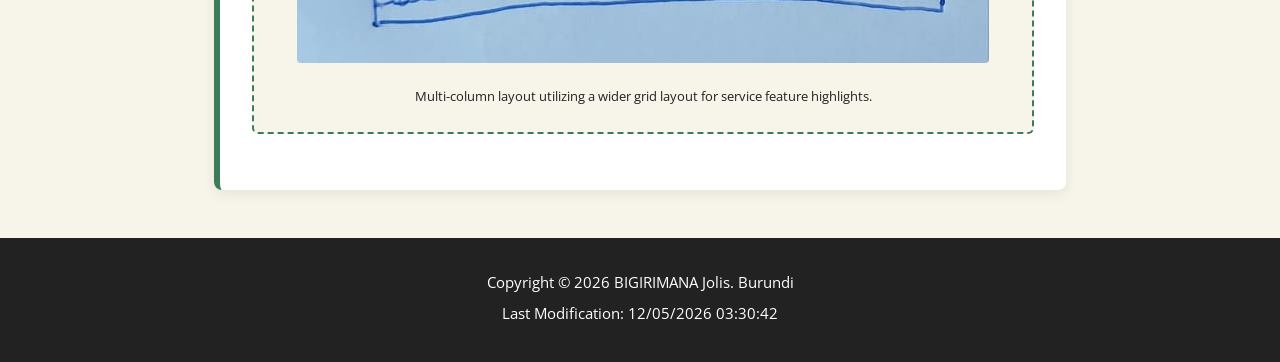
<file: project/siteplan.html>
<!DOCTYPE html>
<html lang="en">
<head>
    <meta charset="UTF-8">
    <meta name="viewport" content="width=device-width, initial-scale=1.0">
    <title>Bijos - Business Coaching &amp; Agripreneurship Training Site Plan</title>
    
    <meta name="description" content="A site planning document for Bijos, a professional platform for business coaching and agripreneurship training.">
    <meta name="author" content="BIGIRIMANA Jolis">
    
    <link rel="preconnect" href="https://fonts.googleapis.com">
    <link rel="preconnect" href="https://fonts.gstatic.com" crossorigin>
    <link href="https://fonts.googleapis.com/css2?family=Open+Sans:wght@400;600&family=Poppins:wght@700&display=swap" rel="stylesheet">
    
    <link rel="stylesheet" href="styles/siteplan.css">
    <script src="scripts/siteplan.js" defer></script>
</head>
<body>

    <header>
        <h1>Bijos</h1>
        <p>Site Planning Document</p>
    </header>

    <main>
        <section id="site-name">
            <h2>Site Name</h2>
            <p><strong>Name:</strong> Bijos</p>
            <p><strong>Reasoning:</strong> Business coaching and agripreneurship are closely connected to my professional experience and interests. This website will allow me to share my knowledge, showcase my experience and projects, connect with potential clients and partners, and build my professional personal brand as a Business Coach and Agripreneurship Trainer.</p>
            <p><strong>Potential Domain Name:</strong> <a href="#" target="_blank">www.bijos.bi</a></p>
        </section>

        <section id="site-purpose">
            <h2>Site Purpose</h2>
            <p>The website will present information about my professional profile, business coaching services, agripreneurship training, mentorship, and experience working with entrepreneurs and agricultural businesses.</p>
        </section>

        <section id="scenarios">
            <h2>Target Audience Scenarios</h2>
            <p>I work with people and organizations seeking to develop entrepreneurial capacity and sustainable businesses, including:</p>
            <ul>
                <li><strong>Young Entrepreneurs:</strong> Supporting young people to develop entrepreneurial skills and turn ideas into opportunities.</li>
                <li><strong>Agripreneurs &amp; Farmers:</strong> Helping agricultural entrepreneurs improve their businesses, markets, and value creation.</li>
                <li><strong>Cooperatives &amp; MPMEs:</strong> Supporting groups and small businesses to strengthen their management and business models.</li>
                <li><strong>Organizations &amp; Development Programs:</strong> Providing coaching, training, mentorship, and technical support for entrepreneurship and economic empowerment programs.</li>
            </ul>
        </section>

        <section id="color-schema">
            <h2>Color Schema</h2>
            <p>The site colors are selected to reflect a professional, sustainable, and modern brand identity.</p>
            
            <div class="color-palette">
                <div class="color-box primary-box">
                    <strong>Deep Green</strong>
                    <code>#164A3A</code>
                    <p>Main brand color, headings, buttons.</p>
                </div>

                <div class="color-box secondary-box">
                    <strong>Agricultural Green</strong>
                    <code>#3E7C59</code>
                    <p>Secondary sections.</p>
                </div>

                <div class="color-box accent-box">
                    <strong>Golden Yellow</strong>
                    <code>#D9A441</code>
                    <p>Highlights and calls-to-action.</p>
                </div>

                <div class="color-box background-box">
                    <strong>Cream</strong>
                    <code>#F7F4EA</code>
                    <p>Background.</p>
                </div>

                <div class="color-box text-box">
                    <strong>Charcoal</strong>
                    <code>#222222</code>
                    <p>Main text.</p>
                </div>

                <div class="color-box white-box">
                    <strong>White</strong>
                    <code>#FFFFFF</code>
                    <p>Cards and clean backgrounds.</p>
                </div>
            </div>
        </section>

        <section id="typography">
            <h2>Typography</h2>
            <h3>Headings: Poppins (Bold, modern and entrepreneurial)</h3>
            <p>For example: <em>"Turning Ideas into Sustainable Businesses"</em></p>

            <h3>Body text: Open Sans (Clean and highly readable)</h3>
            <p>For example: <em>"Practical coaching and agripreneurship support for entrepreneurs, farmers and organizations."</em></p>
        </section>

        <section id="wireframes">
            <h2>Wireframes</h2>
            <p>Below are placeholders for the homepage layouts.</p>
            
            <h3>Mobile View Layout</h3>
            <div class="wireframe-mobile-placeholder">
                <img src="images/mobile.png" alt="Mobile layout wireframe placeholder">
                <small>Single-column layout with a top navigation bar, prominent hero section, and vertical content cards.</small>
            </div>

            <h3>Desktop View Layout</h3>
            <div class="wireframe-desktop-placeholder">
                <img src="images/desktop.png" alt="Desktop layout wireframe placeholder">
                <small>Multi-column layout utilizing a wider grid layout for service feature highlights.</small>
            </div>
        </section>
    </main>

    <footer>
        <p>Copyright &copy; <span id="currentyear"></span> BIGIRIMANA Jolis. Burundi</p>
        <p id="lastModified"></p>
    </footer>
</body>
</html>
</file>
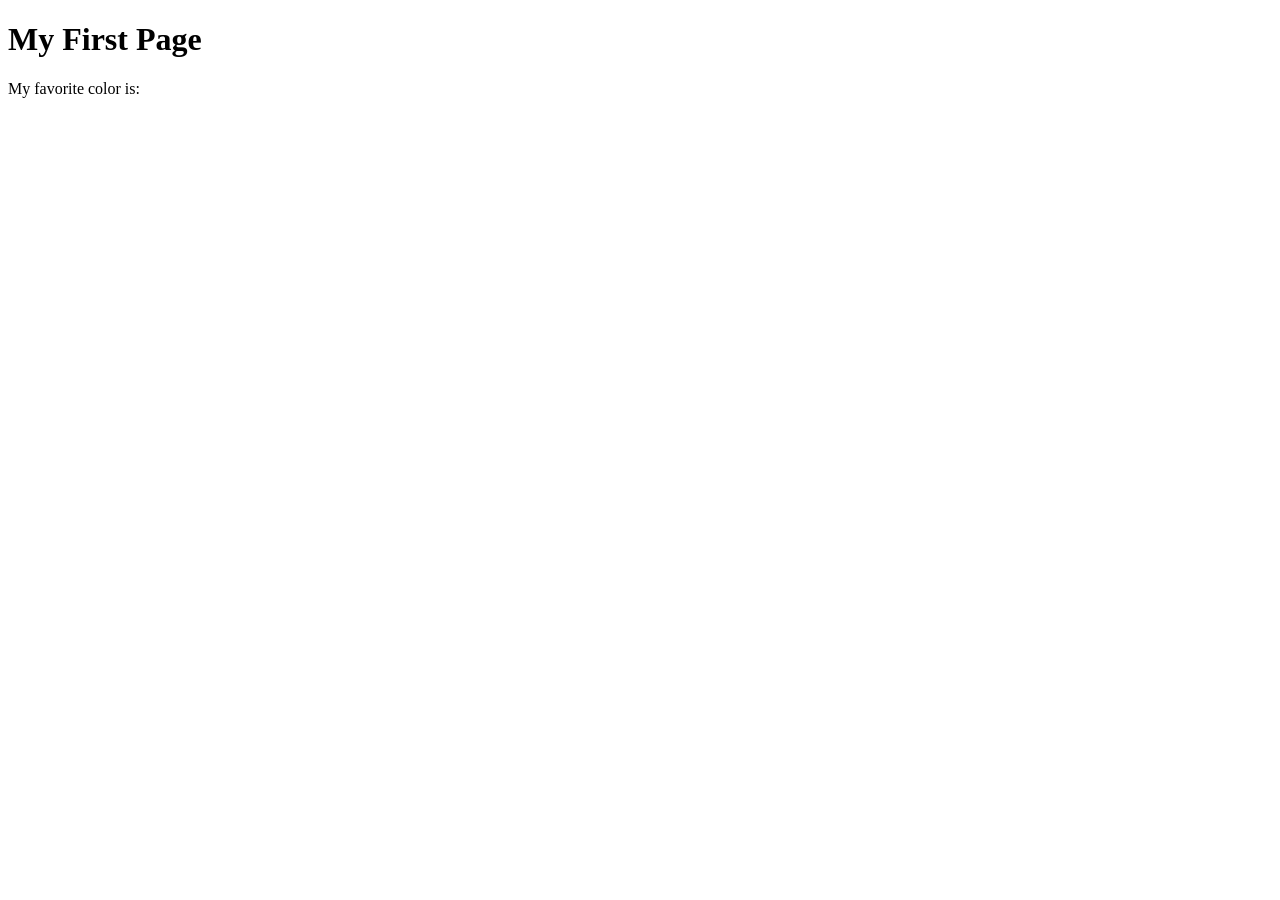
<file: week01/first-page.html>
<!DOCTYPE html>
<html lang="en">
<head>
    <meta charset="UTF-8">
    <meta name="viewport" content="width=device-width, initial-scale=1.0">
    <title>My First Page</title>
</head>
<body>
    <h1>My First Page</h1>
    <p>My favorite color is: </p>
</body>
</html>
</file>
<file: project/styles/siteplan.css>
/* ==========================
   CSS Variables & Theme
   ========================== */
:root {
    --deep-green: #164A3A;
    --agri-green: #3E7C59;
    --golden-yellow: #D9A441;
    --cream: #F7F4EA;
    --charcoal: #222222;
    --white: #FFFFFF;
    
    --font-heading: 'Poppins', sans-serif;
    --font-body: 'Open Sans', sans-serif;
}

/* ==========================
   Global Styles
   ========================== */
* {
    box-sizing: border-box;
    margin: 0;
    padding: 0;
}

body {
    font-family: var(--font-body);
    background-color: var(--cream);
    color: var(--charcoal);
    line-height: 1.6;
    padding: 0;
}

/* ==========================
   Header Styles
   ========================== */
header {
    background-color: var(--deep-green);
    color: var(--white);
    text-align: center;
    padding: 3rem 1rem;
    border-bottom: 5px solid var(--golden-yellow);
}

header h1 {
    font-family: var(--font-heading);
    font-size: 2.5rem;
    margin-bottom: 0.5rem;
    letter-spacing: 1px;
}

header p {
    font-size: 1.1rem;
    color: var(--cream);
    opacity: 0.9;
}

/* ==========================
   Main Content Layout
   ========================== */
main {
    max-width: 900px;
    margin: 2rem auto;
    padding: 0 1.5rem;
}

section {
    background-color: var(--white);
    margin-bottom: 2rem;
    padding: 2rem;
    border-radius: 8px;
    box-shadow: 0 4px 12px rgba(22, 74, 58, 0.08);
    border-left: 6px solid var(--agri-green);
}

h2 {
    font-family: var(--font-heading);
    color: var(--deep-green);
    font-size: 1.75rem;
    margin-bottom: 1rem;
    padding-bottom: 0.5rem;
    border-bottom: 2px solid var(--cream);
}

h3 {
    font-family: var(--font-heading);
    color: var(--agri-green);
    font-size: 1.25rem;
    margin-top: 1.25rem;
    margin-bottom: 0.5rem;
}

p {
    margin-bottom: 1rem;
}

ul {
    margin-left: 1.5rem;
    margin-bottom: 1rem;
}

li {
    margin-bottom: 0.5rem;
}

a {
    color: var(--deep-green);
    font-weight: 600;
    text-decoration: none;
}

a:hover {
    color: var(--golden-yellow);
    text-decoration: underline;
}

/* ==========================
   Color Palette Display Grid
   ========================== */
.color-palette {
    display: grid;
    grid-template-columns: repeat(auto-fit, minmax(250px, 1fr));
    gap: 1rem;
    margin-top: 1.5rem;
}

.color-box {
    padding: 1.25rem;
    border-radius: 6px;
    color: var(--charcoal);
    box-shadow: 0 2px 4px rgba(0,0,0,0.05);
    border: 1px solid rgba(0,0,0,0.05);
}

.color-box strong {
    display: block;
    font-size: 1.1rem;
    margin-bottom: 0.25rem;
}

.color-box code {
    display: inline-block;
    background: rgba(255, 255, 255, 0.7);
    padding: 0.2rem 0.4rem;
    border-radius: 4px;
    font-family: monospace;
    margin-bottom: 0.5rem;
    font-weight: bold;
}

/* Specific background coloring for visual representation */
.primary-box { background-color: var(--deep-green); color: var(--white); }
.primary-box code { background: rgba(0,0,0,0.2); color: var(--white); }

.secondary-box { background-color: var(--agri-green); color: var(--white); }
.secondary-box code { background: rgba(0,0,0,0.2); color: var(--white); }

.accent-box { background-color: var(--golden-yellow); color: var(--charcoal); }
.background-box { background-color: var(--cream); color: var(--charcoal); }
.text-box { background-color: var(--charcoal); color: var(--white); }
.text-box code { background: rgba(255,255,255,0.2); color: var(--white); }
.white-box { background-color: var(--white); color: var(--charcoal); border: 1px solid #ddd; }

/* ==========================
   Wireframe Placeholders
   ========================== */
.wireframe-mobile-placeholder,
.wireframe-desktop-placeholder {
    background-color: var(--cream);
    border: 2px dashed var(--agri-green);
    padding: 1.5rem;
    text-align: center;
    border-radius: 6px;
    margin-top: 1rem;
    margin-bottom: 1.5rem;
}

.wireframe-mobile-placeholder img,
.wireframe-desktop-placeholder img {
    max-width: 100%;
    height: auto;
    border-radius: 4px;
    margin-bottom: 0.75rem;
}

/* ==========================
   Footer Styles
   ========================== */
footer {
    background-color: var(--charcoal);
    color: var(--white);
    text-align: center;
    padding: 2rem 1rem;
    margin-top: 3rem;
    font-size: 0.95rem;
}

footer p {
    margin-bottom: 0.4rem;
}

/* ==========================
   Responsive Enhancements
   ========================== */
@media (max-width: 600px) {
    header h1 {
        font-size: 2rem;
    }
    
    section {
        padding: 1.25rem;
    }
}
</file>
<file: project/styles/home.css>
/* Variables Globales de l'Identité Visuelle */
:root {
    --deep-green: #164A3A;
    --agri-green: #3E7C59;
    --golden-yellow: #D9A441;
    --cream: #F7F4EA;
    --charcoal: #222222;
    --white: #FFFFFF;
    --font-heading: 'Poppins', sans-serif;
    --font-body: 'Open Sans', sans-serif;
}

/* Reset de base */
* {
    margin: 0;
    padding: 0;
    box-sizing: border-box;
}

body {
    font-family: var(--font-body);
    color: var(--charcoal);
    background-color: var(--white);
    line-height: 1.6;
}

h1, h2, h3, h4 {
    font-family: var(--font-heading);
    color: var(--deep-green);
    font-weight: 700;
}

a {
    text-decoration: none;
    color: inherit;
}

ul {
    list-style: none;
}

.container {
    width: 90%;
    max-width: 1200px;
    margin: 0 auto;
}

.section-padding {
    padding: 4rem 0;
}

.bg-cream {
    background-color: var(--cream);
}

.text-center {
    text-align: center;
}

/* En-tête & Navigation */
.site-header {
    background-color: var(--deep-green);
    color: var(--white);
    padding: 1rem 0;
    position: sticky;
    top: 0;
    z-index: 1000;
}

.nav-container {
    display: flex;
    justify-content: space-between;
    align-items: center;
}

.logo {
    font-family: var(--font-heading);
    font-size: 1.20rem;
    font-weight: 700;
    color: var(--golden-yellow);
}

.main-nav ul {
    display: flex;
    gap: 1.5rem;
    align-items: center;
}

.main-nav a {
    color: var(--white);
    font-weight: 600;
    transition: color 0.3s ease;
}

.main-nav a:hover, .main-nav a.active {
    color: var(--golden-yellow);
}

/* Dropdown Sub-menu Styles */
.main-nav .dropdown {
    position: relative;
}

.main-nav .dropdown-menu {
    display: none;
    position: absolute;
    top: 100%;
    left: 0;
    min-width: 240px;
    background-color: var(--deep-green);
    box-shadow: 0 8px 16px rgba(0, 0, 0, 0.2);
    flex-direction: column;
    padding: 0.5rem 0;
    z-index: 1000;
    border-radius: 4px;
    border: 1px solid rgba(255, 255, 255, 0.1);
}

.main-nav .dropdown-menu li {
    width: 100%;
}

.main-nav .dropdown-menu li a {
    padding: 0.6rem 1.2rem;
    display: block;
    white-space: nowrap;
    font-size: 0.95rem;
}

.main-nav .dropdown-menu li a:hover {
    background-color: var(--agri-green);
    color: var(--golden-yellow);
}

/* Language Switcher Specific Styles */
.lang-dropdown .dropdown-menu {
    min-width: 160px;
    left: auto;
    right: 0;
}

.lang-dropdown a {
    display: flex;
    align-items: center;
    gap: 0.3rem;
}

/* Show dropdown on hover */
.main-nav .dropdown:hover .dropdown-menu {
    display: flex;
}

.btn-nav {
    background-color: var(--golden-yellow);
    color: var(--charcoal) !important;
    padding: 0.5rem 1rem;
    border-radius: 5px;
}

.menu-toggle {
    display: none;
    background: none;
    border: none;
    color: var(--white);
    font-size: 1.5rem;
    cursor: pointer;
}

/* --- Google Translate Overrides & Cleanup --- */
.goog-te-banner-frame.skiptranslate {
    display: none !important;
}
body {
    top: 0 !important;
}
.goog-tooltip {
    display: none !important;
}
.goog-tooltip:hover {
    display: none !important;
}
.goog-text-highlight {
    background-color: transparent !important;
    box-shadow: none !important;
}

/* Section Hero */
.hero {
    background-color: var(--deep-green);
    color: var(--white);
    padding: 5rem 0;
}

.hero-grid {
    display: grid;
    grid-template-columns: 1fr 1fr;
    gap: 2rem;
    align-items: center;
}

.hero h1 {
    font-size: 2.75rem;
    color: var(--white);
    margin-bottom: 1rem;
}

.hero .subtitle {
    font-size: 1.2rem;
    color: var(--golden-yellow);
    margin-bottom: 1.5rem;
    font-weight: 600;
}

.hero p {
    margin-bottom: 2rem;
}

.hero-buttons {
    display: flex;
    gap: 1rem;
}

.btn {
    display: inline-block;
    padding: 0.75rem 1.5rem;
    border-radius: 4px;
    font-weight: 600;
    text-align: center;
    transition: background 0.3s ease;
}

.btn-primary {
    background-color: var(--golden-yellow);
    color: var(--charcoal);
}

.btn-primary:hover {
    background-color: #c49133;
}

.btn-secondary {
    background-color: transparent;
    border: 2px solid var(--white);
    color: var(--white);
}

.btn-secondary:hover {
    background-color: var(--white);
    color: var(--deep-green);
}

.hero-image img {
    width: 100%;
    max-width: 400px;
    border-radius: 8px;
    box-shadow: 0 10px 25px rgba(0,0,0,0.3);
}

/* Approche */
.approach h2 {
    text-align: center;
    margin-bottom: 0.5rem;
}

.section-intro {
    text-align: center;
    color: var(--agri-green);
    margin-bottom: 3rem;
    font-weight: 600;
}

.approach-grid {
    display: grid;
    grid-template-columns: repeat(auto-fit, minmax(250px, 1fr));
    gap: 2rem;
}

.approach-card {
    background: var(--white);
    padding: 2rem;
    border-radius: 8px;
    border-top: 4px solid var(--agri-green);
    box-shadow: 0 4px 12px rgba(0,0,0,0.05);
}

.step-num {
    font-family: var(--font-heading);
    font-size: 2rem;
    color: var(--golden-yellow);
    font-weight: 700;
}

/* Section Dynamique */
.filter-buttons {
    display: flex;
    justify-content: center;
    gap: 1rem;
    margin-bottom: 2rem;
}

.filter-btn {
    padding: 0.5rem 1rem;
    background: var(--white);
    border: 1px solid var(--agri-green);
    color: var(--deep-green);
    border-radius: 4px;
    cursor: pointer;
    font-weight: 600;
}

.filter-btn.active, .filter-btn:hover {
    background: var(--agri-green);
    color: var(--white);
}

.services-container {
    display: grid;
    grid-template-columns: repeat(auto-fit, minmax(300px, 1fr));
    gap: 2rem;
}

.service-card {
    background: var(--white);
    padding: 2rem;
    border-radius: 8px;
    box-shadow: 0 4px 10px rgba(0,0,0,0.05);
}

/* CTA Section */
.cta-section {
    background-color: var(--agri-green);
    color: var(--white);
    padding: 4rem 0;
}

.cta-section h2 {
    color: var(--white);
    margin-bottom: 1rem;
}

.cta-section p {
    margin-bottom: 2rem;
}

/* Pied de page */
.site-footer {
    background-color: var(--charcoal);
    color: var(--white);
    padding: 3rem 0 1rem 0;
}

.footer-grid {
    display: grid;
    grid-template-columns: 2fr 1fr 1fr;
    gap: 2rem;
    margin-bottom: 2rem;
}

.footer-bottom {
    text-align: center;
    padding-top: 1.5rem;
    border-top: 1px solid #444;
    font-size: 0.9rem;
    color: #aaa;
}

/* Responsive Design */
@media (max-width: 768px) {
    .hero-grid {
        grid-template-columns: 1fr;
        text-align: center;
    }
    .hero-buttons {
        justify-content: center;
    }
    .main-nav {
        display: none;
        position: absolute;
        top: 100%;
        left: 0;
        width: 100%;
        background-color: var(--deep-green);
        flex-direction: column;
        padding: 1rem 0;
    }
    .main-nav.active {
        display: flex;
    }
    .main-nav ul {
        flex-direction: column;
        gap: 1rem;
    }
    .main-nav .dropdown-menu {
        position: static;
        box-shadow: none;
        background-color: rgba(0, 0, 0, 0.15);
        padding-left: 1rem;
    }
    .main-nav .dropdown:hover .dropdown-menu {
        display: flex;
    }
    .menu-toggle {
        display: block;
    }
    .footer-grid {
        grid-template-columns: 1fr;
    }
}
</file>
<file: styles/country.css>
:root {
    --primary-color: #CE1126;
    --secondary-color: #1EB954;
    --accent-yellow: #FFD100;
    --dark-color: #2C2C2C;
    --light-bg: #F9FAFB;
    --white: #FFFFFF;
}

* {
    box-sizing: border-box;
    margin: 0;
    padding: 0;
}

body {
    font-family: 'Inter', sans-serif;
    background-color: var(--primary-color);
    color: var(--dark-color);
    display: flex;
    flex-direction: column;
    min-height: 100vh;
    justify-content: space-between;
}

header {
    background-color: var(--primary-color);
    padding: 1.5rem;
    text-align: center;
    border-bottom: 4px solid var(--secondary-color);
    box-shadow: 0 4px 6px rgba(0, 0, 0, 0.1);
}

header h1 {
    color: var(--white);
    font-size: 2rem;
    font-weight: 800;
    letter-spacing: 0.05em;
}

main {
    position: relative;
    flex-grow: 1;
    width: 100%;
    overflow: hidden;
    padding: 2rem 1rem;
}

.hero {
    position: absolute;
    inset: 0;
    width: 100%;
    height: 100%;
    z-index: 0;
}

.hero img {
    width: 100%;
    height: 100%;
    object-fit: cover;
}

.container {
    position: relative;
    z-index: 10;
    max-width: 1200px;
    margin: 0 auto;
    display: flex;
    flex-direction: column;
    gap: 2rem;
}

.card {
    background-color: rgba(255, 255, 255, 0.95);
    border-radius: 8px;
    box-shadow: 0 10px 25px rgba(0, 0, 0, 0.2);
    overflow: hidden;
    width: 100%;
    max-width: 450px;
    margin: 0 auto;
}

.card h2 {
    background-color: var(--secondary-color);
    color: var(--white);
    padding: 0.75rem 1.5rem;
    font-size: 1.25rem;
    font-weight: 700;
}

.card-content {
    padding: 1.5rem;
}

.data-row {
    display: flex;
    justify-content: space-between;
    align-items: center;
    padding: 0.5rem 0;
    border-bottom: 1px solid #f3f4f6;
    font-size: 0.95rem;
}

.data-row:last-child {
    border-bottom: none;
}

.data-row strong {
    color: #111827;
    font-weight: 600;
}

footer {
    background-color: var(--primary-color);
    color: var(--white);
    padding: 1.5rem;
    text-align: center;
    border-top: 1px solid #a91c28;
}

footer p {
    margin: 0.25rem 0;
    font-size: 0.95rem;
}

/* Media Queries and Pseudo-elements required by the grader */
@media (min-width: 768px) {
    .container {
        flex-direction: row;
        justify-content: space-around;
    }

    .weather-heading::after {
        content: " ⛅";
        font-size: 1.25rem;
        vertical-align: middle;
    }
}
</file>
<file: styles/form.css>
:root {
    --primary-color: #1b4332;
    --primary-hover: #2d6a4f;
    --accent-color: #d8f3dc;
    --text-color: #212529;
    --bg-color: #f8f9fa;
    --card-bg: #ffffff;
    --border-color: #ced4da;
    --error-color: #d90429;
    --font-heading: 'Playfair Display', serif;
    --font-body: 'Inter', sans-serif;
}

* {
    box-sizing: border-box;
    margin: 0;
    padding: 0;
}

body {
    font-family: var(--font-body);
    background-color: var(--bg-color);
    color: var(--text-color);
    line-height: 1.6;
    display: flex;
    flex-direction: column;
    min-height: 100vh;
}

.container {
    width: 100%;
    max-width: 700px;
    margin: 0 auto;
    padding: 0 1.5rem;
}

.header {
    background-color: var(--primary-color);
    color: #ffffff;
    padding: 1.5rem 0;
    text-align: center;
    box-shadow: 0 2px 4px rgba(0,0,0,0.1);
}

.logo {
    font-family: var(--font-heading);
    font-size: 1.8rem;
    letter-spacing: 0.5px;
}

.main {
    flex: 1;
    padding: 2.5rem 1.5rem;
}

.form-section {
    background-color: var(--card-bg);
    padding: 2.5rem;
    border-radius: 8px;
    box-shadow: 0 4px 12px rgba(0,0,0,0.05);
}

.form-section h2 {
    font-family: var(--font-heading);
    color: var(--primary-color);
    font-size: 1.75rem;
    margin-bottom: 0.5rem;
}

.form-intro {
    color: #6c757d;
    margin-bottom: 2rem;
    font-size: 0.95rem;
}

.review-form {
    display: flex;
    flex-direction: column;
    gap: 1.5rem;
}

.form-group {
    display: flex;
    flex-direction: column;
    gap: 0.5rem;
}

label, legend {
    font-weight: 600;
    font-size: 0.95rem;
    color: var(--text-color);
}

.required {
    color: var(--error-color);
}

.optional {
    font-weight: 400;
    color: #6c757d;
    font-size: 0.85rem;
}

input[type="text"],
input[type="date"],
select,
textarea {
    width: 100%;
    padding: 0.75rem;
    border: 1px solid var(--border-color);
    border-radius: 4px;
    font-family: var(--font-body);
    font-size: 1rem;
    background-color: #fff;
    transition: border-color 0.2s, box-shadow 0.2s;
}

input[type="text"]:focus,
input[type="date"]:focus,
select:focus,
textarea:focus {
    outline: none;
    border-color: var(--primary-color);
    box-shadow: 0 0 0 3px rgba(27, 67, 50, 0.15);
}

/* Rating Stars Styling */
.rating-group {
    border: none;
    padding: 0;
}

.stars {
    display: flex;
    gap: 1.2rem;
    font-size: 1.8rem;
    margin-top: 0.25rem;
}

.stars label {
    cursor: pointer;
    display: flex;
    align-items: center;
    gap: 0.25rem;
    color: #e0a96d;
    transition: transform 0.1s;
}

.stars label:hover {
    transform: scale(1.1);
}

.stars input[type="radio"] {
    accent-color: var(--primary-color);
    cursor: pointer;
    width: 1.1rem;
    height: 1.1rem;
}

/* Checkbox options grid/flex */
.checkbox-group {
    border: none;
    padding: 0;
}

.checkbox-options {
    display: flex;
    flex-direction: column;
    gap: 0.6rem;
    margin-top: 0.5rem;
}

.checkbox-options label {
    font-weight: 400;
    display: flex;
    align-items: center;
    gap: 0.75rem;
    cursor: pointer;
}

.checkbox-options input[type="checkbox"] {
    width: 1.1rem;
    height: 1.1rem;
    accent-color: var(--primary-color);
    cursor: pointer;
}

/* Submit Button */
.form-actions {
    margin-top: 1rem;
}

.submit-btn {
    background-color: var(--primary-color);
    color: white;
    border: none;
    border-radius: 4px;
    padding: 0.85rem 1.5rem;
    font-size: 1rem;
    font-weight: 600;
    cursor: pointer;
    width: 100%;
    transition: background-color 0.2s, transform 0.1s;
}

.submit-btn:hover {
    background-color: var(--primary-hover);
}

.submit-btn:active {
    transform: translateY(1px);
}

/* Footer */
.footer {
    background-color: #212529;
    color: #f8f9fa;
    text-align: center;
    padding: 1.5rem 0;
    font-size: 0.9rem;
    margin-top: auto;
}

.footer-content {
    display: flex;
    flex-direction: column;
    gap: 0.4rem;
}

.footer-note {
    color: #adb5bd;
    font-size: 0.85rem;
}

/* Media Query Rule */
@media (min-width: 768px) {
    .form-section {
        padding: 3rem;
    }
}
</file>
<file: styles/temples.css>
/* temples.css - Base & Mobile Styles */
:root {
    --primary-color: #3f0c57;
    --text-color: #333333;
    --bg-color: #ffffff;
    --nav-hover: rgba(255, 255, 255, 0.2);
}

* {
    box-sizing: border-box;
    margin: 0;
    padding: 0;
}

body {
    font-family: Arial, Helvetica, sans-serif;
    color: var(--text-color);
    background-color: var(--bg-color);
    line-height: 1.5;
}

header {
    background-color: var(--primary-color);
    color: white;
    padding: 1rem;
    display: flex;
    justify-content: space-between;
    cursor: pointer;
    align-items: center;
    gap: 1rem;
}


header h1 {
    font-size: 1.5rem;
    font-weight: normal;
}
nav{
    display: flex;
    gap: 35px;
}

nav ul {
    list-style: none;
    display: flex;
    flex-wrap: wrap;
    justify-content: center;
    gap: 1rem;
}
nav ul.show{
    display: flex;
}

nav a {
    color: white;
    text-decoration: none;
    padding: 0.5rem 0.75rem;
    border-radius: 4px;
    transition: background-color 0.2s ease;
}

nav a:hover {
    background-color: var(--nav-hover);
}

main {
    max-width: 1000px;
    margin: 1.5rem auto;
    padding: 0 1rem;
}

main h2, main h1 {
    text-align: center;
    font-size: 1.25rem;
    margin-bottom: 1.5rem;
    font-weight: normal;
}

.gallery {
    display: grid;
    grid-template-columns: 3fr;
    gap: 1.5rem;
}

figure {
    background-color: #fcfcfc;
    border: 1px solid #ddd;
    padding: 0.5rem;
    text-align: center;
    box-shadow: 0 2px 4px rgba(0,0,0,0.05);
}

figure img {
    width: 100%;
    height: auto;
    display: block;
}

figcaption {
    margin-top: 0.5rem;
    font-size: 0.9rem;
    color: #555;
}

footer {
    background-color: var(--primary-color);
    color: white;
    text-align: center;
    padding: 1.25rem 1rem;
    margin-top: 2rem;
    font-size: 0.85rem;
    line-height: 1.6;
}

footer p {
    margin: 0.2rem 0;
}
</file>
<file: styles/temples-large.css>
/* temples-large.css - Larger View Styles (Desktop / min-width: 768px) */
@media screen and (min-width: 768px) {
    header {
        flex-direction: row;
        justify-content: space-between;
        padding: 1rem 2rem;
    }

    header h1 {
        font-size: 1.75rem;
    }

    nav ul {
        gap: 1.5rem;
    }

    .gallery {
        grid-template-columns: repeat(3, 1fr);
        gap: 2rem;
    }
}
</file>
<file: project/styles/contact.css>
/* Variables Globales de l'Identité Visuelle */
:root {
    --deep-green: #164A3A;
    --agri-green: #3E7C59;
    --golden-yellow: #D9A441;
    --cream: #F7F4EA;
    --charcoal: #222222;
    --white: #FFFFFF;
    --font-heading: 'Poppins', sans-serif;
    --font-body: 'Open Sans', sans-serif;
}

/* Reset de base */
*, *::before, *::after {
    margin: 0;
    padding: 0;
    box-sizing: border-box;
}

body {
    font-family: var(--font-body);
    color: var(--charcoal);
    background-color: var(--white);
    line-height: 1.6;
}

h1, h2, h3, h4 {
    font-family: var(--font-heading);
    color: var(--deep-green);
    font-weight: 700;
}

a {
    text-decoration: none;
    color: inherit;
}

ul {
    list-style: none;
}

.container {
    width: 90%;
    max-width: 1200px;
    margin: 0 auto;
}

.section-padding {
    padding: 5rem 0;
}

.bg-cream {
    background-color: var(--cream);
}

.text-center {
    text-align: center;
}

/* En-tête & Navigation */
.site-header {
    background-color: var(--deep-green);
    color: var(--white);
    padding: 1rem 0;
    position: sticky;
    top: 0;
    z-index: 1000;
    box-shadow: 0 4px 12px rgba(0, 0, 0, 0.08);
}

.nav-container {
    display: flex;
    justify-content: space-between;
    align-items: center;
}

.logo {
    font-family: var(--font-heading);
    font-size: 1.25rem;
    font-weight: 700;
    color: var(--golden-yellow);
}

.main-nav ul {
    display: flex;
    gap: 1.5rem;
    align-items: center;
}

.main-nav a {
    color: var(--white);
    font-weight: 600;
    transition: color 0.3s ease;
}

.main-nav a:hover, .main-nav a.active {
    color: var(--golden-yellow);
}

/* Dropdown Sub-menu Styles */
.main-nav .dropdown {
    position: relative;
}

.main-nav .dropdown-menu {
    display: none;
    position: absolute;
    top: 100%;
    left: 0;
    min-width: 240px;
    background-color: var(--deep-green);
    box-shadow: 0 8px 16px rgba(0, 0, 0, 0.2);
    flex-direction: column;
    padding: 0.5rem 0;
    z-index: 1000;
    border-radius: 6px;
    border: 1px solid rgba(255, 255, 255, 0.1);
}

.main-nav .dropdown-menu li {
    width: 100%;
}

.main-nav .dropdown-menu li a {
    padding: 0.6rem 1.2rem;
    display: block;
    white-space: nowrap;
    font-size: 0.95rem;
}

.main-nav .dropdown-menu li a:hover {
    background-color: var(--agri-green);
    color: var(--golden-yellow);
}

/* Language Switcher Specific Styles */
.lang-dropdown .dropdown-menu {
    min-width: 160px;
    left: auto;
    right: 0;
}

.lang-dropdown a {
    display: flex;
    align-items: center;
    gap: 0.3rem;
}

/* Show dropdown on hover */
.main-nav .dropdown:hover .dropdown-menu {
    display: flex;
}

.btn-nav {
    background-color: var(--golden-yellow);
    color: var(--charcoal) !important;
    padding: 0.5rem 1rem;
    border-radius: 6px;
    font-weight: 700;
}

.menu-toggle {
    display: none;
    background: none;
    border: none;
    color: var(--white);
    font-size: 1.5rem;
    cursor: pointer;
}

/* --- Google Translate Overrides & Cleanup --- */
.goog-te-banner-frame.skiptranslate,
.goog-tooltip,
.goog-tooltip:hover {
    display: none !important;
}
body {
    top: 0 !important;
}
.goog-text-highlight {
    background-color: transparent !important;
    box-shadow: none !important;
}

/* Section Hero */
.hero {
    background: linear-gradient(135deg, var(--deep-green) 0%, #103629 100%);
    color: var(--white);
    padding: 6rem 0;
}

.hero-grid {
    display: grid;
    grid-template-columns: 1fr 1fr;
    gap: 3rem;
    align-items: center;
}

.hero h1 {
    font-size: 3rem;
    color: var(--white);
    margin-bottom: 1.25rem;
    line-height: 1.2;
}

.hero .subtitle {
    font-size: 1.25rem;
    color: var(--golden-yellow);
    margin-bottom: 1.5rem;
    font-weight: 600;
}

.hero p {
    margin-bottom: 2rem;
    opacity: 0.95;
    font-size: 1.05rem;
}

.hero-buttons {
    display: flex;
    gap: 1rem;
}

.btn {
    display: inline-block;
    padding: 0.85rem 1.75rem;
    border-radius: 6px;
    font-weight: 600;
    text-align: center;
    transition: all 0.3s ease;
    cursor: pointer;
}

.btn-primary {
    background-color: var(--golden-yellow);
    color: var(--charcoal);
    box-shadow: 0 4px 12px rgba(217, 164, 65, 0.3);
}

.btn-primary:hover {
    background-color: #c49133;
    transform: translateY(-2px);
}

.btn-secondary {
    background-color: transparent;
    border: 2px solid var(--white);
    color: var(--white);
}

.btn-secondary:hover {
    background-color: var(--white);
    color: var(--deep-green);
    transform: translateY(-2px);
}

.hero-image img {
    width: 100%;
    max-width: 420px;
    border-radius: 12px;
    box-shadow: 0 15px 35px rgba(0,0,0,0.3);
    margin: 0 auto;
    display: block;
}

/* Approche (Structured centered blocks) */
.approach {
    background-color: var(--white);
}

.approach h2, .approach .section-intro {
    text-align: center;
}

.approach h2 {
    font-size: 2.25rem;
    margin-bottom: 0.75rem;
}

.section-intro {
    color: var(--agri-green);
    margin-bottom: 3.5rem;
    font-weight: 600;
    max-width: 700px;
    margin-left: auto;
    margin-right: auto;
    font-size: 1.1rem;
}

.approach-grid {
    display: grid;
    grid-template-columns: repeat(auto-fit, minmax(280px, 1fr));
    gap: 2rem;
}

.approach-card {
    background: var(--cream);
    padding: 2.5rem 2rem;
    border-radius: 10px;
    border-top: 5px solid var(--agri-green);
    box-shadow: 0 6px 18px rgba(22, 74, 58, 0.06);
    text-align: center;
    display: flex;
    flex-direction: column;
    align-items: center;
    transition: transform 0.3s ease, box-shadow 0.3s ease;
}

.approach-card:hover {
    transform: translateY(-5px);
    box-shadow: 0 12px 24px rgba(22, 74, 58, 0.1);
}

.step-num {
    font-family: var(--font-heading);
    font-size: 2.25rem;
    color: var(--golden-yellow);
    font-weight: 700;
    margin-bottom: 1rem;
    background-color: var(--deep-green);
    width: 65px;
    height: 65px;
    display: flex;
    align-items: center;
    justify-content: center;
    border-radius: 50%;
}

.approach-card h3 {
    margin-bottom: 0.75rem;
    font-size: 1.25rem;
}

.approach-card p {
    color: #555;
    font-size: 0.95rem;
}

/* Section Dynamique / Services */
.services-section {
    background-color: var(--cream);
}

.services-section h2, .services-section .section-intro {
    text-align: center;
}

.services-section h2 {
    font-size: 2.25rem;
    margin-bottom: 0.75rem;
}

.filter-buttons {
    display: flex;
    justify-content: center;
    gap: 1rem;
    margin-bottom: 3rem;
    flex-wrap: wrap;
}

.filter-btn {
    padding: 0.6rem 1.25rem;
    background: var(--white);
    border: 2px solid var(--agri-green);
    color: var(--deep-green);
    border-radius: 6px;
    cursor: pointer;
    font-weight: 600;
    transition: all 0.3s ease;
}

.filter-btn.active, .filter-btn:hover {
    background: var(--agri-green);
    color: var(--white);
    box-shadow: 0 4px 10px rgba(62, 124, 89, 0.2);
}

.services-container {
    display: grid;
    grid-template-columns: repeat(auto-fit, minmax(320px, 1fr));
    gap: 2rem;
}

.service-card {
    background: var(--white);
    padding: 2.5rem 2rem;
    border-radius: 10px;
    box-shadow: 0 6px 18px rgba(0,0,0,0.05);
    text-align: center;
    display: flex;
    flex-direction: column;
    align-items: center;
    border-top: 4px solid var(--golden-yellow);
    transition: transform 0.3s ease;
}

.service-card:hover {
    transform: translateY(-5px);
}

.service-card h3 {
    margin-bottom: 1rem;
    font-size: 1.35rem;
}

.service-card p {
    color: #555;
}

/* CTA Section */
.cta-section {
    background: linear-gradient(135deg, var(--agri-green) 0%, var(--deep-green) 100%);
    color: var(--white);
    padding: 5rem 0;
    text-align: center;
}

.cta-container {
    max-width: 750px;
    margin: 0 auto;
}

.cta-section h2 {
    font-size: 2.5rem;
    color: var(--white);
    margin-bottom: 1rem;
}

.cta-section p {
    margin-bottom: 2.5rem;
    font-size: 1.15krem;
    opacity: 0.95;
}

/* ==========================
   Contact Page Enhancements (Centered Blocks)
   ========================== */
.contact-hero {
    background-color: var(--deep-green);
    color: var(--white);
    text-align: center;
    padding: 4rem 0;
}

.contact-hero h1 {
    font-size: 2.75rem;
    color: var(--white);
    margin-bottom: 0.75rem;
}

.contact-hero p {
    color: var(--golden-yellow);
    font-size: 1.15rem;
    font-weight: 600;
}

.contact-content-wrapper {
    max-width: 850px;
    margin: 0 auto;
}

.contact-block {
    background-color: var(--white);
    margin-bottom: 2.5rem;
    padding: 3rem 2.5rem;
    border-radius: 12px;
    box-shadow: 0 8px 24px rgba(22, 74, 58, 0.08);
    text-align: center;
    border-top: 5px solid var(--agri-green);
}

.contact-block h2 {
    font-size: 2rem;
    margin-bottom: 1.5rem;
    position: relative;
    display: inline-block;
    padding-bottom: 0.5rem;
}

.contact-block h2::after {
    content: '';
    position: absolute;
    bottom: 0;
    left: 50%;
    transform: translateX(-50%);
    width: 60px;
    height: 3px;
    background-color: var(--golden-yellow);
    border-radius: 2px;
}

.contact-block p {
    color: #555;
    margin-bottom: 1.25rem;
    font-size: 1.05rem;
    max-width: 700px;
    margin-left: auto;
    margin-right: auto;
}

.services-grid {
    display: grid;
    grid-template-columns: repeat(auto-fit, minmax(240px, 1fr));
    gap: 1.5rem;
    margin-top: 2rem;
}

.services-grid .service-card {
    background-color: var(--cream);
    padding: 2rem 1.5rem;
    border-radius: 8px;
    border-top: 4px solid var(--golden-yellow);
    box-shadow: 0 4px 12px rgba(0,0,0,0.04);
    text-align: center;
    display: flex;
    flex-direction: column;
    align-items: center;
}

.services-grid .service-card h3 {
    margin-top: 0;
    margin-bottom: 0.75rem;
    color: var(--deep-green);
    font-size: 1.2rem;
}

.contact-form {
    display: flex;
    flex-direction: column;
    gap: 1.5rem;
    margin-top: 2rem;
    max-width: 650px;
    margin-left: auto;
    margin-right: auto;
    text-align: left;
}

.form-group {
    display: flex;
    flex-direction: column;
    gap: 0.5rem;
}

.form-group label {
    font-weight: 600;
    color: var(--deep-green);
    font-size: 1rem;
}

.form-group input,
.form-group select,
.form-group textarea {
    padding: 0.85rem 1rem;
    border: 1.5px solid #dcdcdc;
    border-radius: 6px;
    font-family: var(--font-body);
    font-size: 1rem;
    background-color: var(--white);
    color: var(--charcoal);
    transition: all 0.3s ease;
}

.form-group input:focus,
.form-group select:focus,
.form-group textarea:focus {
    outline: none;
    border-color: var(--agri-green);
    box-shadow: 0 0 0 3px rgba(62, 124, 89, 0.15);
}

.submit-btn {
    background-color: var(--deep-green);
    color: var(--white);
    padding: 1rem 2rem;
    border: none;
    border-radius: 6px;
    font-family: var(--font-heading);
    font-size: 1.05rem;
    font-weight: 700;
    cursor: pointer;
    transition: all 0.3s ease;
    margin: 1rem auto 0 auto;
    display: block;
    min-width: 200px;
    box-shadow: 0 4px 12px rgba(22, 74, 58, 0.2);
}

.submit-btn:hover {
    background-color: var(--agri-green);
    transform: translateY(-2px);
}

/* Pied de page */
.site-footer {
    background-color: var(--charcoal);
    color: var(--white);
    padding: 4rem 0 1.5rem 0;
}

.footer-grid {
    display: grid;
    grid-template-columns: 2fr 1fr 1fr;
    gap: 3rem;
    margin-bottom: 3rem;
}

.footer-bottom {
    text-align: center;
    padding-top: 2rem;
    border-top: 1px solid rgba(255, 255, 255, 0.1);
    font-size: 0.95rem;
    color: #aaa;
}

/* Responsive Design */
@media (max-width: 768px) {
    .hero-grid {
        grid-template-columns: 1fr;
        text-align: center;
    }
    .hero-buttons {
        justify-content: center;
    }
    .main-nav {
        display: none;
        position: absolute;
        top: 100%;
        left: 0;
        width: 100%;
        background-color: var(--deep-green);
        flex-direction: column;
        padding: 1.5rem 0;
        box-shadow: 0 10px 20px rgba(0,0,0,0.2);
    }
    .main-nav.active {
        display: flex;
    }
    .main-nav ul {
        flex-direction: column;
        gap: 1.2rem;
    }
    .main-nav .dropdown-menu {
        position: static;
        box-shadow: none;
        background-color: rgba(0, 0, 0, 0.15);
        padding-left: 1rem;
        border: none;
    }
    .menu-toggle {
        display: block;
    }
    .footer-grid {
        grid-template-columns: 1fr;
        gap: 2rem;
        text-align: center;
    }
    .contact-block {
        padding: 2rem 1.25rem;
    }
}
</file>
